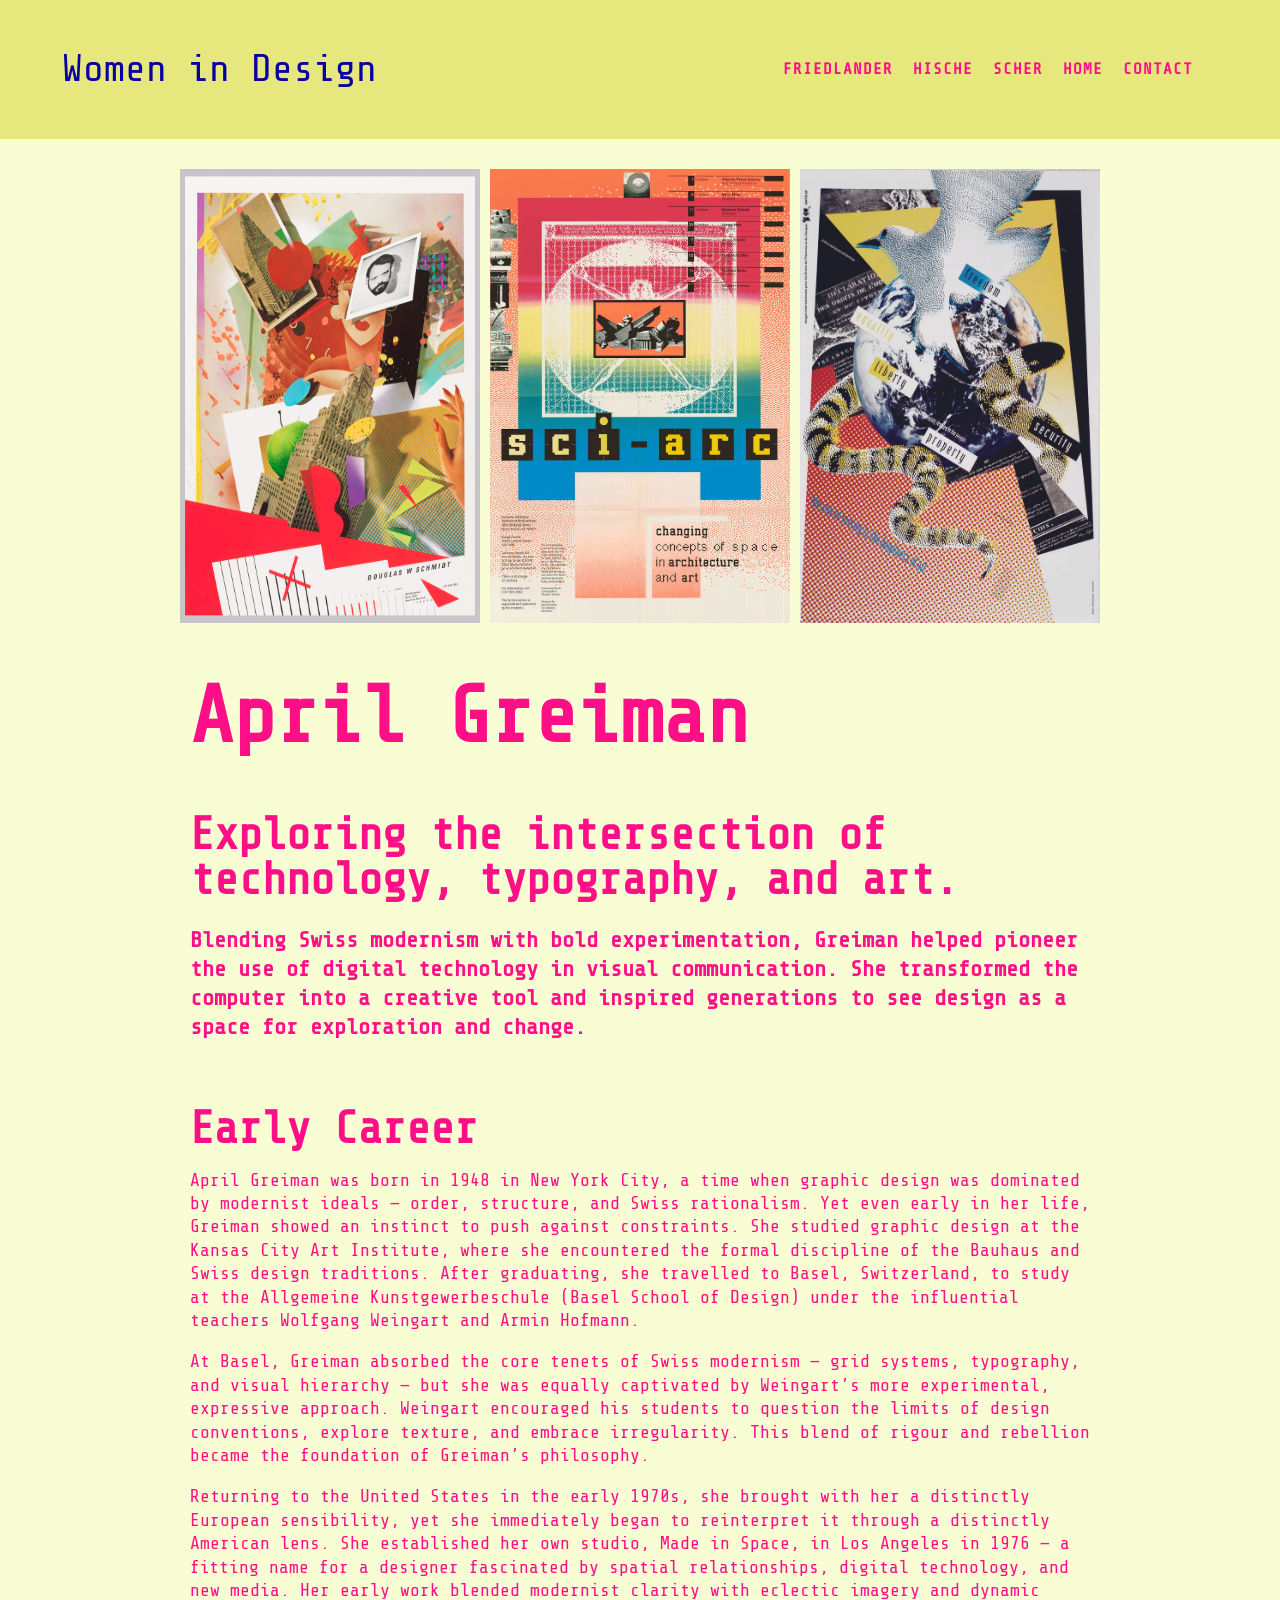
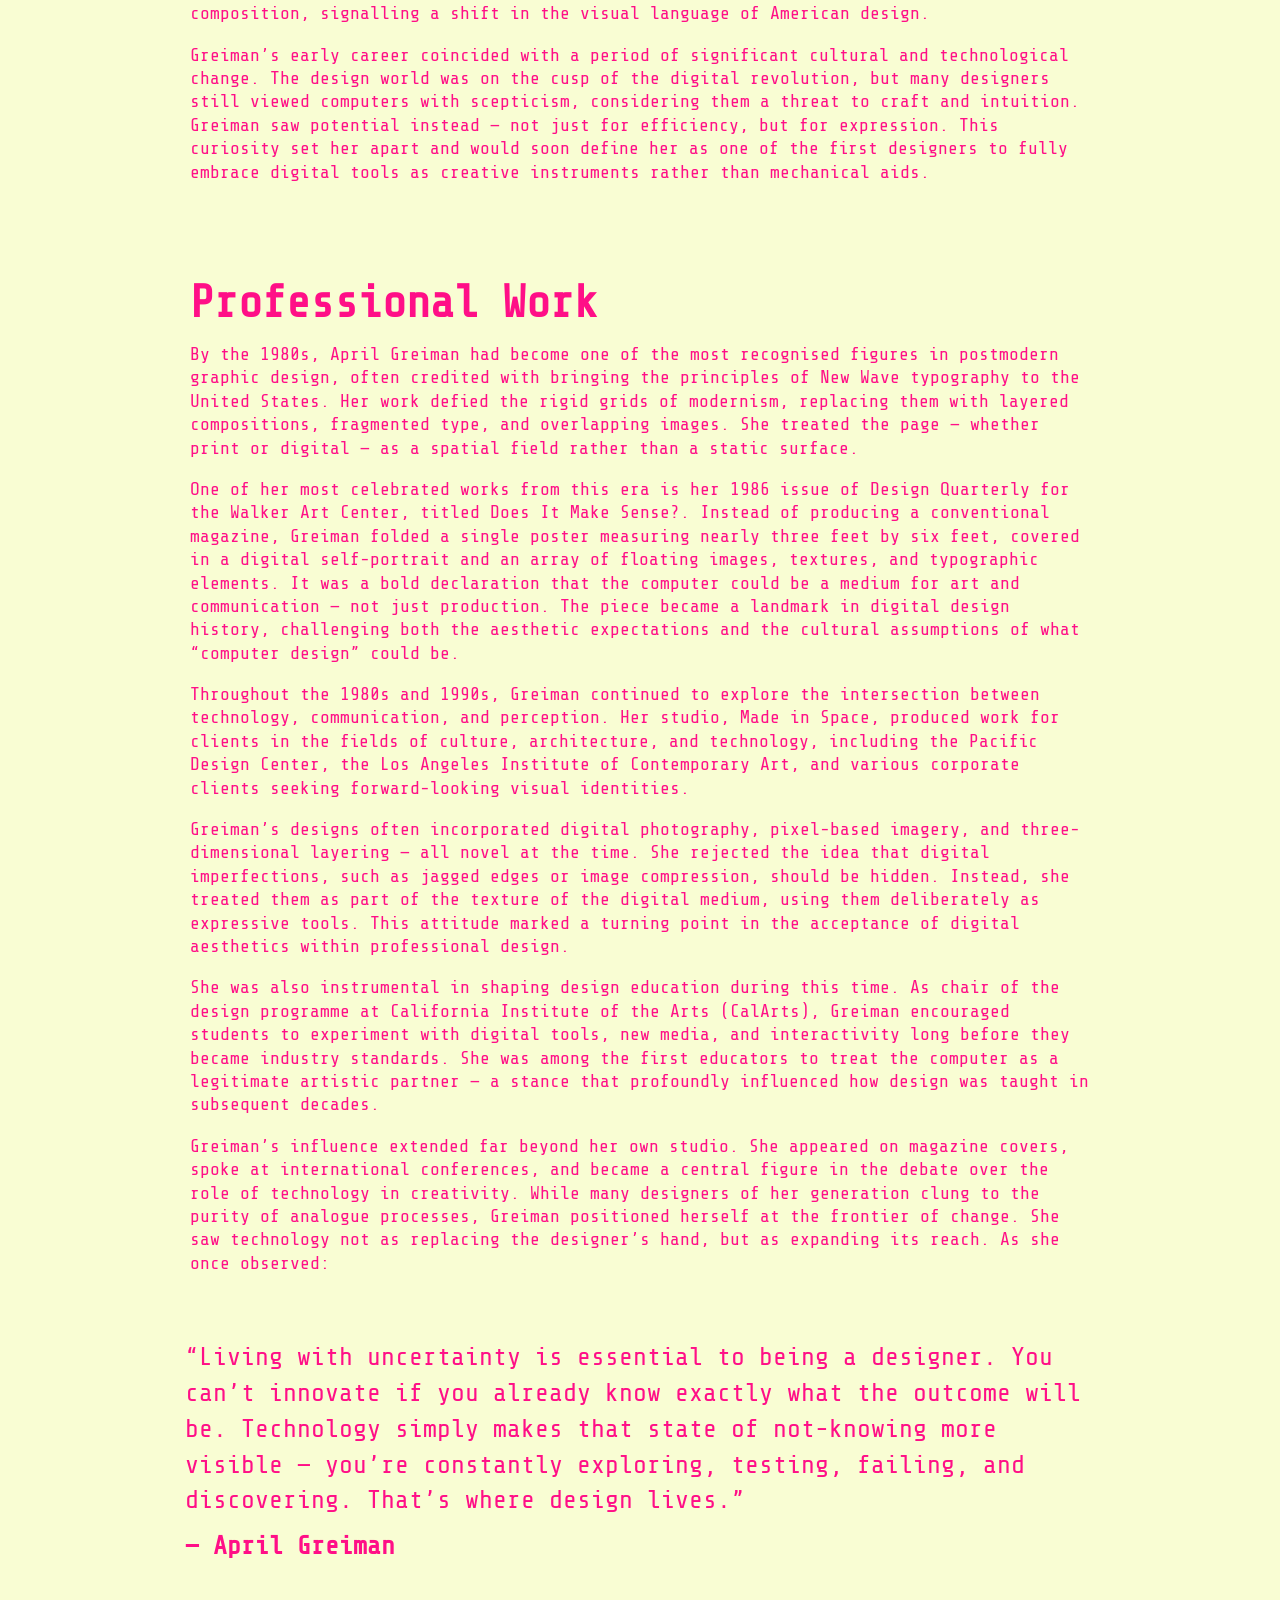
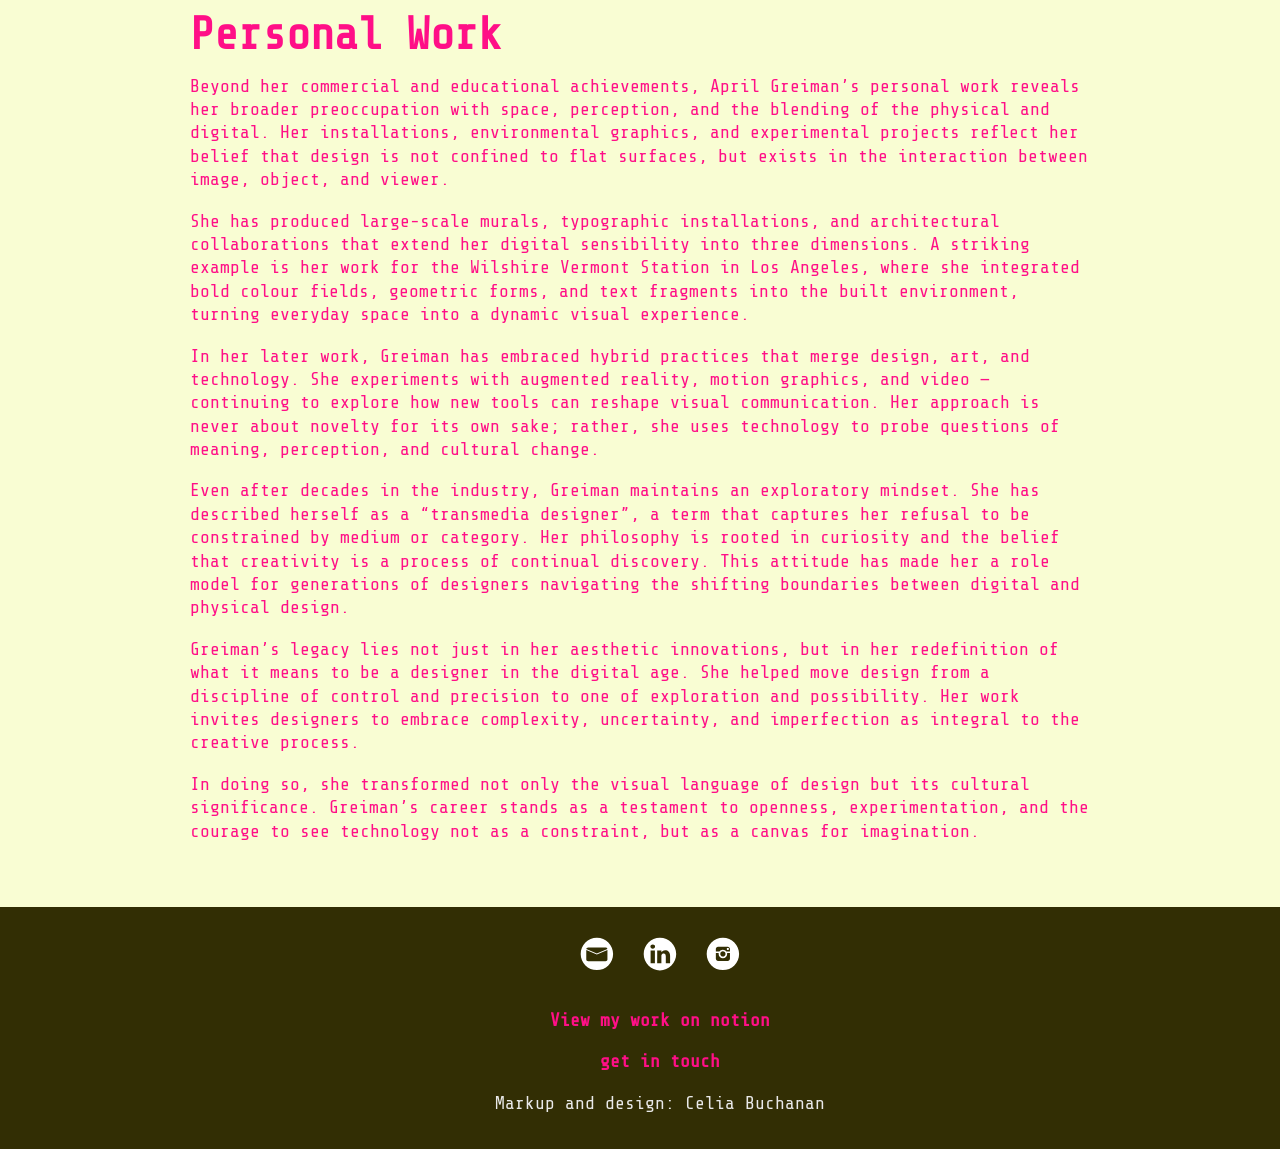
<file: aprilgreiman.html>
<!DOCTYPE html>
<html lang="en">
    <head>
    <meta charset="UTF-8">
     <meta name="viewport" content="width=device-width, initial-scale=1">
    <title>April Greiman</title>

    <link href="css/reset.css" type="text/css" rel="stylesheet" />
 <link href="css/style.css" type="text/css" rel="stylesheet" />
  <link href="css/connections.css" type="text/css" rel="stylesheet"/>
  <link rel="preconnect" href="https://fonts.googleapis.com">
<link rel="preconnect" href="https://fonts.gstatic.com" crossorigin>
<link href="https://fonts.googleapis.com/css2?family=Share+Tech&family=Share+Tech+Mono&display=swap" rel="stylesheet">

    </head>




    <body class="pink">
       

<div class="responsivenav" >
    <div id="logo">
        <!-- Your logo/name goes here -->
        <p>Women in Design</p>
    </div>
    <nav>
        <ul>
          <!--<li class="logo"><a href="index.html">Women in Design</a></li>-->
       
          <li><a href="Friedländer.html">Friedlander</a></li>
          <li><a href="Hische.html">Hische</a></li>
          <li><a href="scher.html">Scher</a></li>
          <li><a href="index.html">Home</a></li>
          <li><a href="#contact"> Contact</a></li>
        </ul>
    </nav>
</div>  

<div class="gridimage" style="margin-top: 30px;">
<img src="images/aprilg1.jpeg" alt="Poster, Douglas W Schmidt; Designed by April Greiman and Jayme Odgers; USA;"/>
<img src="images/aprilg2.jpeg" alt="Sci-Arc Poster"/>
<img src="images/aprilg3.jpeg" alt="Declaration of Human Rights Poster"/>

    </div>
<header>
        <h1>April Greiman</h1>

        <h2><strong>Exploring the intersection of technology, typography, and art.</strong></h2>
 <h3>Blending Swiss modernism with bold experimentation, Greiman helped pioneer the use of digital technology in visual communication. She transformed the computer into a creative tool and inspired generations to see design as a space for exploration and change.</h3>
</header>

 


<section>
<h2 id="career">Early Career</h2>

<p>April Greiman was born in 1948 in New York City, a time when graphic design was dominated by modernist ideals — order, structure, and Swiss rationalism. Yet even early in her life, Greiman showed an instinct to push against constraints. She studied graphic design at the Kansas City Art Institute, where she encountered the formal discipline of the Bauhaus and Swiss design traditions. After graduating, she travelled to Basel, Switzerland, to study at the Allgemeine Kunstgewerbeschule (Basel School of Design) under the influential teachers Wolfgang Weingart and Armin Hofmann.</p>

<p>At Basel, Greiman absorbed the core tenets of Swiss modernism — grid systems, typography, and visual hierarchy — but she was equally captivated by Weingart’s more experimental, expressive approach. Weingart encouraged his students to question the limits of design conventions, explore texture, and embrace irregularity. This blend of rigour and rebellion became the foundation of Greiman’s philosophy.</p>

<p>Returning to the United States in the early 1970s, she brought with her a distinctly European sensibility, yet she immediately began to reinterpret it through a distinctly American lens. She established her own studio, Made in Space, in Los Angeles in 1976 — a fitting name for a designer fascinated by spatial relationships, digital technology, and new media. Her early work blended modernist clarity with eclectic imagery and dynamic composition, signalling a shift in the visual language of American design.</p>

<p>Greiman’s early career coincided with a period of significant cultural and technological change. The design world was on the cusp of the digital revolution, but many designers still viewed computers with scepticism, considering them a threat to craft and intuition. Greiman saw potential instead — not just for efficiency, but for expression. This curiosity set her apart and would soon define her as one of the first designers to fully embrace digital tools as creative instruments rather than mechanical aids.</p>

</section>




<section>
<h2 id="work">Professional Work</h2>

<p>By the 1980s, April Greiman had become one of the most recognised figures in postmodern graphic design, often credited with bringing the principles of New Wave typography to the United States. Her work defied the rigid grids of modernism, replacing them with layered compositions, fragmented type, and overlapping images. She treated the page — whether print or digital — as a spatial field rather than a static surface.</p>

<p>One of her most celebrated works from this era is her 1986 issue of Design Quarterly for the Walker Art Center, titled Does It Make Sense?. Instead of producing a conventional magazine, Greiman folded a single poster measuring nearly three feet by six feet, covered in a digital self-portrait and an array of floating images, textures, and typographic elements. It was a bold declaration that the computer could be a medium for art and communication — not just production. The piece became a landmark in digital design history, challenging both the aesthetic expectations and the cultural assumptions of what “computer design” could be.</p>

<p>Throughout the 1980s and 1990s, Greiman continued to explore the intersection between technology, communication, and perception. Her studio, Made in Space, produced work for clients in the fields of culture, architecture, and technology, including the Pacific Design Center, the Los Angeles Institute of Contemporary Art, and various corporate clients seeking forward-looking visual identities.</p>

<p>Greiman’s designs often incorporated digital photography, pixel-based imagery, and three-dimensional layering — all novel at the time. She rejected the idea that digital imperfections, such as jagged edges or image compression, should be hidden. Instead, she treated them as part of the texture of the digital medium, using them deliberately as expressive tools. This attitude marked a turning point in the acceptance of digital aesthetics within professional design.</p>

<p>She was also instrumental in shaping design education during this time. As chair of the design programme at California Institute of the Arts (CalArts), Greiman encouraged students to experiment with digital tools, new media, and interactivity long before they became industry standards. She was among the first educators to treat the computer as a legitimate artistic partner — a stance that profoundly influenced how design was taught in subsequent decades.</p>

<p>Greiman’s influence extended far beyond her own studio. She appeared on magazine covers, spoke at international conferences, and became a central figure in the debate over the role of technology in creativity. While many designers of her generation clung to the purity of analogue processes, Greiman positioned herself at the frontier of change. She saw technology not as replacing the designer’s hand, but as expanding its reach. As she once observed:</p>

</section>

<blockquote>
  <p>“Living with uncertainty is essential to being a designer. You can’t innovate if you already know exactly what the outcome will be. Technology simply makes that state of not-knowing more visible — you’re constantly exploring, testing, failing, and discovering. That’s where design lives.”</p>
  <p><strong>— April Greiman</strong></p>
</blockquote>



<section>
<h2 id="pwork">Personal Work</h2>

<p>Beyond her commercial and educational achievements, April Greiman’s personal work reveals her broader preoccupation with space, perception, and the blending of the physical and digital. Her installations, environmental graphics, and experimental projects reflect her belief that design is not confined to flat surfaces, but exists in the interaction between image, object, and viewer.</p>

<p>She has produced large-scale murals, typographic installations, and architectural collaborations that extend her digital sensibility into three dimensions. A striking example is her work for the Wilshire Vermont Station in Los Angeles, where she integrated bold colour fields, geometric forms, and text fragments into the built environment, turning everyday space into a dynamic visual experience.</p>

<p>In her later work, Greiman has embraced hybrid practices that merge design, art, and technology. She experiments with augmented reality, motion graphics, and video — continuing to explore how new tools can reshape visual communication. Her approach is never about novelty for its own sake; rather, she uses technology to probe questions of meaning, perception, and cultural change.</p>

<p>Even after decades in the industry, Greiman maintains an exploratory mindset. She has described herself as a “transmedia designer”, a term that captures her refusal to be constrained by medium or category. Her philosophy is rooted in curiosity and the belief that creativity is a process of continual discovery. This attitude has made her a role model for generations of designers navigating the shifting boundaries between digital and physical design.</p>

<p>Greiman’s legacy lies not just in her aesthetic innovations, but in her redefinition of what it means to be a designer in the digital age. She helped move design from a discipline of control and precision to one of exploration and possibility. Her work invites designers to embrace complexity, uncertainty, and imperfection as integral to the creative process.</p>

<p>In doing so, she transformed not only the visual language of design but its cultural significance. Greiman’s career stands as a testament to openness, experimentation, and the courage to see technology not as a constraint, but as a canvas for imagination.</p>
</section>


<footer id="contact">
    <ul class="connections">

          <!------------- EMAIL ------------------>

          <li><a href="mailto:buchanan-c15@ulster.ac.uk" title="send me an email">

                  <svg width="36" height="36" viewBox="0 0 36 36">

              <g></g>

                    <path  d="M17.902 1.699c-8.949 0-16.203 7.254-16.203 16.203s7.254 16.203 16.203 16.203c8.949 0 16.203-7.254 16.203-16.203 0-8.949-7.254-16.203-16.203-16.203zM9.168 11.487h17.371c0.99 0 1.794 0.699 1.878 1.588l-10.599 4.53-10.532-4.501c0.069-0.903 0.88-1.618 1.881-1.618zM28.434 23.494c0 0.961-0.848 1.739-1.895 1.739h-17.371c-1.047 0-1.895-0.778-1.895-1.739v-9.566l10.558 4.511 0.008-0.013 10.595-4.529v9.597z" fill="#fff"/>

                </svg>

                </a>

                </li>

            <!----------------------------- LINKEDIN ---------------------------->

<li><a href="https://www.linkedin.com/in/celia-buchanan-0b344717a" title="Connect with me on Linkedin">

  <svg width="36" height="36" viewBox="0 0 36 36">

  <g></g>

  <path  d="M17.9,1.8c9,0,16.3,7.3,16.3,16.3s-7.3,16.3-16.3,16.3S1.7,27,1.7,18.1S9,1.8,17.9,1.8z M12.9,27.2V14.5H8.6

  v12.7H12.9z M28.1,27.2v-7.3c0-3.9-2.1-5.7-4.9-5.7c-2.2,0-3.2,1.2-3.8,2.1v-1.8h-4.2c0.1,1.2,0,12.7,0,12.7h4.2v-7.1

  c0-0.4,0-0.8,0.1-1c0.3-0.8,1-1.5,2.2-1.5c1.5,0,2.1,1.2,2.1,2.9v6.8L28.1,27.2L28.1,27.2z M10.8,8.4c-1.4,0-2.4,0.9-2.4,2.2

  c0,1.2,0.9,2.2,2.3,2.2h0c1.5,0,2.4-1,2.4-2.2C13.1,9.3,12.2,8.4,10.8,8.4L10.8,8.4z" fill="#fff"/>

</svg>

</a>

</li>

<!----------------------------- INSTAGRAM ---------------------------->

                   <li><a href="https://www.instagram.com/c56ce/" title="Visit the IxD Belfast Instagram account" >
              <svg width="36" height="36" viewBox="0 0 36 36">
              <g></g>
                 <path d="M17.903 1.699c-8.949 0-16.204 7.254-16.204 16.203s7.254 16.203 16.204 16.203c8.948 0 16.203-7.254 16.203-16.203 0-8.949-7.254-16.203-16.203-16.203zM24.957 22.747c0 1.218-0.992 2.206-2.207 2.206h-9.694c-1.221 0-2.207-0.989-2.207-2.206v-5.667h2.87c-0.059 0.267-0.081 0.535-0.081 0.819 0 2.357 1.901 4.26 4.264 4.26 2.352 0 4.263-1.903 4.263-4.26 0-0.284-0.027-0.553-0.080-0.819h2.872v5.667zM15.277 17.899c0-1.451 1.177-2.629 2.624-2.629 1.451 0 2.621 1.177 2.621 2.629 0 1.458-1.17 2.625-2.621 2.625-1.446 0-2.624-1.168-2.624-2.625zM24.957 15.437h-3.572c-0.769-1.089-2.049-1.803-3.484-1.803-1.438 0-2.707 0.713-3.487 1.803h-3.566v-2.385c0-1.22 0.986-2.2 2.207-2.2h9.693c1.216 0 2.207 0.981 2.207 2.2v2.385z" fill="#fff" />
                 <path d="M23.438 11.995h-1.185c-0.215 0-0.399 0.174-0.399 0.39v1.182c0 0.224 0.183 0.399 0.399 0.399h1.185c0.21 0 0.393-0.176 0.393-0.399v-1.182c0-0.216-0.181-0.39-0.393-0.39z" fill="#fff" />
               </svg>
               </a>
                 </li>





    <p><a href="https://boatneck-canary-997.notion.site/IXD-27643bc3259e8040a0bdca2dd308db0e?source=copy_link" target="_blank" title="take a look at my work.">View my work on notion</a></p>
    <p><a href="mailto:buchanan-c15@ulster.ac.uk">get in touch</a></p>
<p>Markup and design: Celia Buchanan


</p>
</footer>
    </body>
</html>
</file>
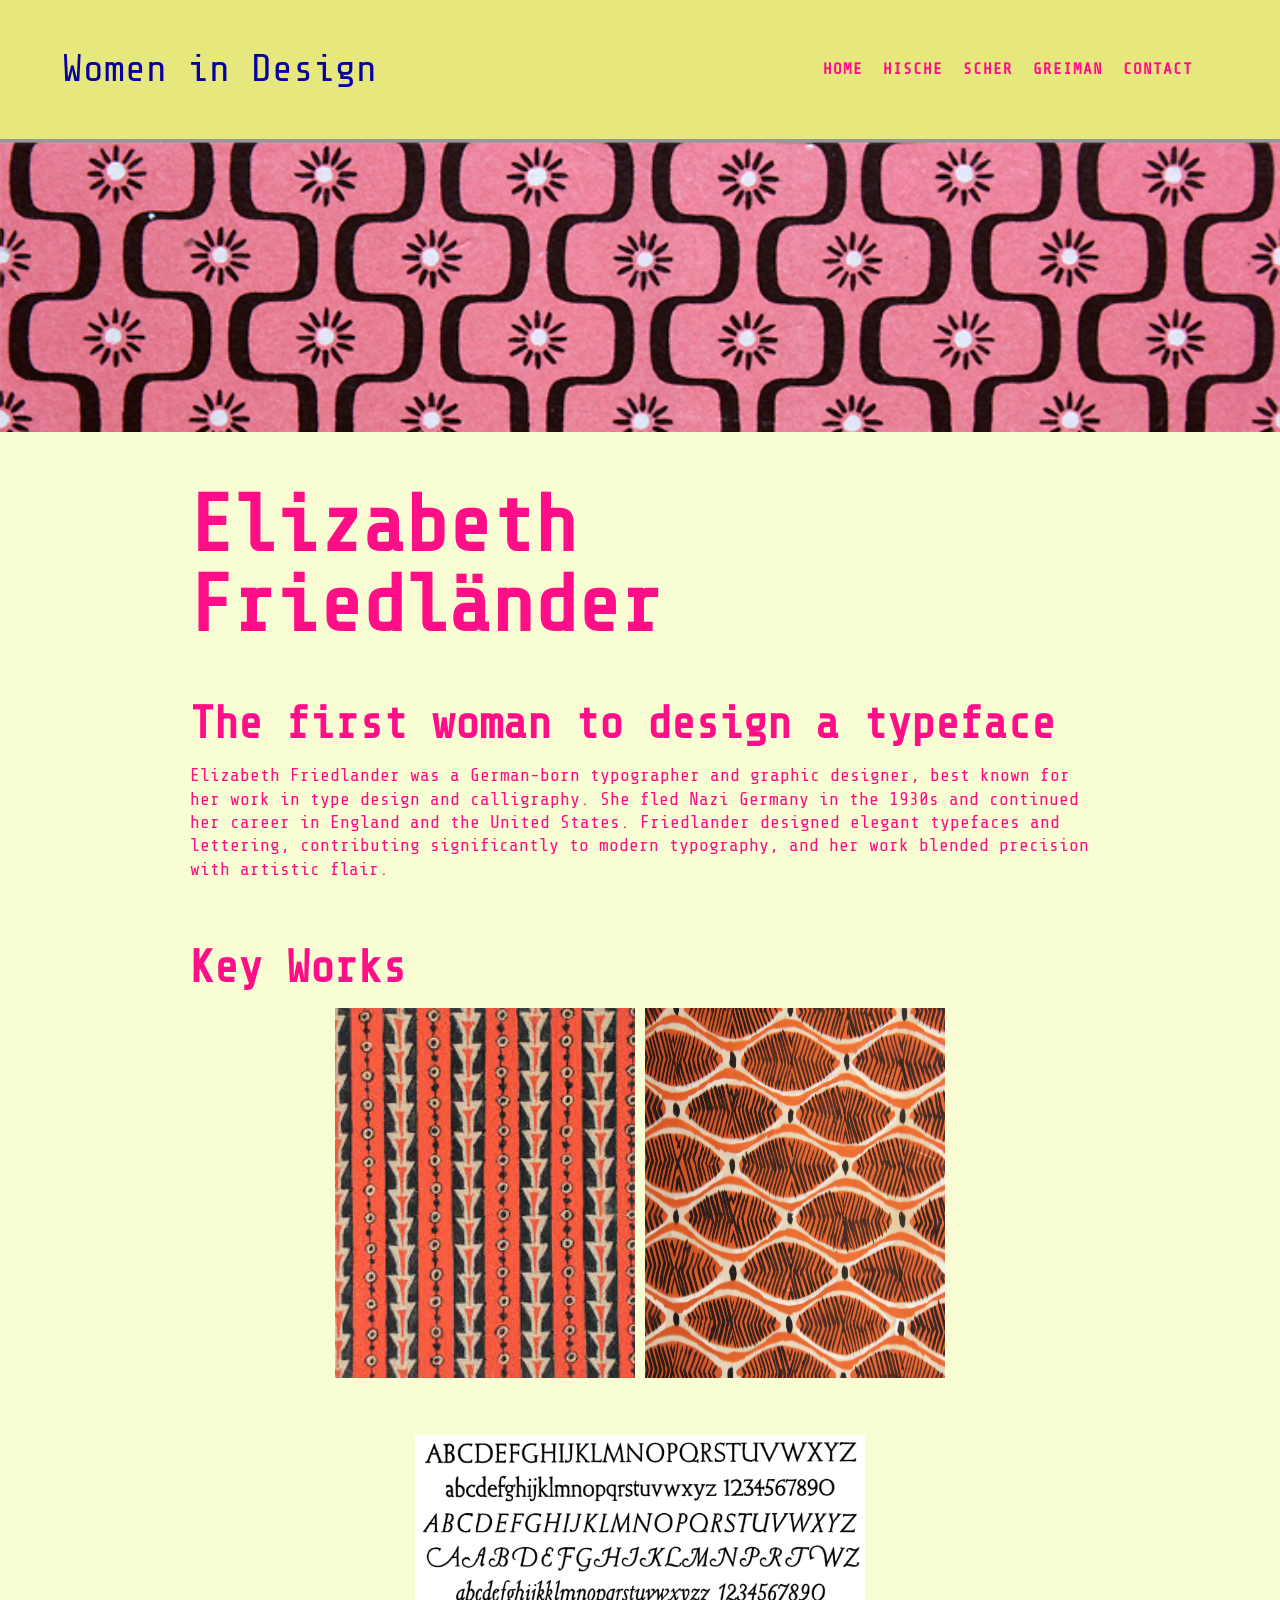
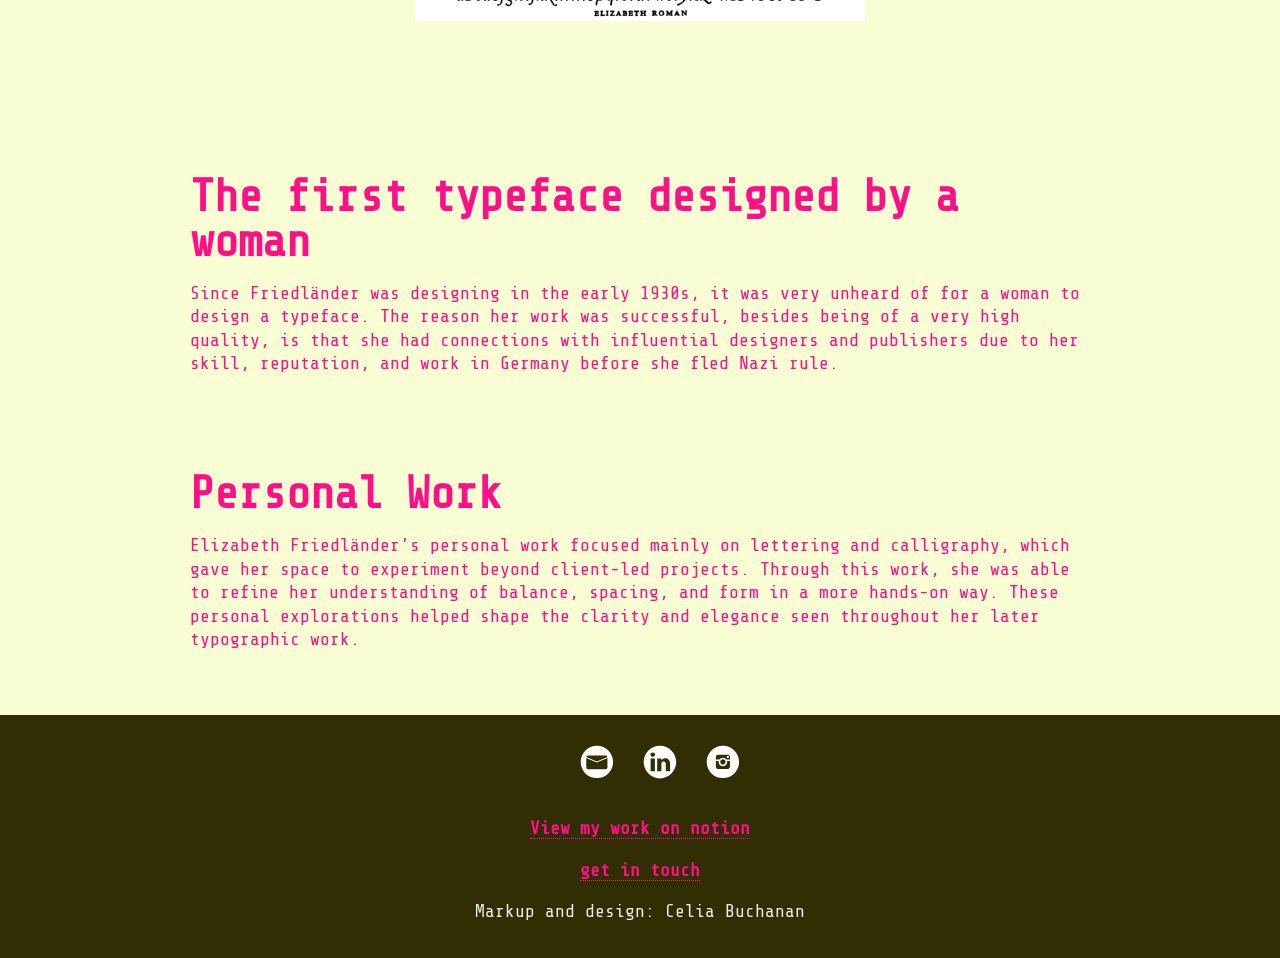
<file: Friedländer.html>
<!DOCTYPE html>
<html lang="en">
<head>
  <meta charset="UTF-8">
  <meta name="viewport" content="width=device-width, initial-scale=1">
  <title>Friedländer</title>

  <link href="css/reset.css" type="text/css" rel="stylesheet">
  <link href="css/style.css" type="text/css" rel="stylesheet">
<link href="css/connections.css" type="text/css" rel="stylesheet"/>
  <link rel="preconnect" href="https://fonts.googleapis.com">
  <link rel="preconnect" href="https://fonts.gstatic.com" crossorigin>
  <link href="https://fonts.googleapis.com/css2?family=Share+Tech&family=Share+Tech+Mono&display=swap" rel="stylesheet">
</head>

<body>

  <div class="responsivenav">
    <div id="logo">
      <p>Women in Design</p>
    </div>

    <nav>
      <ul>
        <li><a href="index.html">Home</a></li>
        <li><a href="Hische.html">Hische</a></li>
        <li><a href="scher.html">Scher</a></li>
        <li><a href="aprilgreiman.html">Greiman</a></li>
        <li><a href="#contact">Contact</a></li>
      </ul>
    </nav>
  </div>

  <div class="wideimage">
    <img src="images/fried3.jpeg" alt="">
  </div>

  <header>
    <h1>Elizabeth Friedländer</h1>
    <h2>The first woman to design a typeface</h2>
    <p>Elizabeth Friedlander was a German-born typographer and graphic designer, best known for her work in type design and calligraphy. She fled Nazi Germany in the 1930s and continued her career in England and the United States. Friedlander designed elegant typefaces and lettering, contributing significantly to modern typography, and her work blended precision with artistic flair.</p>
  </header>

  <section>
    <h2 id="career">Key Works</h2>

    <div class="gridimage">
      <img src="images/fried1.jpeg" alt="">
      <img src="images/fried2.jpeg" alt="">
    </div>

    <div class="abcyo">
      <img src="images/fried4.jpeg" alt="">
    </div>
  </section>

  <section>
    <h2 id="work">The first typeface designed by a woman</h2>
    <p>Since Friedländer was designing in the early 1930s, it was very unheard of for a woman to design a typeface. The reason her work was successful, besides being of a very high quality, is that she had connections with influential designers and publishers due to her skill, reputation, and work in Germany before she fled Nazi rule.</p>
  </section>

  <section>
    <h2 id="pwork">Personal Work</h2>
    <p>Elizabeth Friedländer’s personal work focused mainly on lettering and calligraphy, which gave her space to experiment beyond client-led projects. Through this work, she was able to refine her understanding of balance, spacing, and form in a more hands-on way. These personal explorations helped shape the clarity and elegance seen throughout her later typographic work.</p>
  </section>

<footer id="contact">
    <ul class="connections">

          <!------------- EMAIL ------------------>

          <li><a href="mailto:buchanan-c15@ulster.ac.uk" title="send me an email">

                  <svg width="36" height="36" viewBox="0 0 36 36">

              <g></g>

                    <path  d="M17.902 1.699c-8.949 0-16.203 7.254-16.203 16.203s7.254 16.203 16.203 16.203c8.949 0 16.203-7.254 16.203-16.203 0-8.949-7.254-16.203-16.203-16.203zM9.168 11.487h17.371c0.99 0 1.794 0.699 1.878 1.588l-10.599 4.53-10.532-4.501c0.069-0.903 0.88-1.618 1.881-1.618zM28.434 23.494c0 0.961-0.848 1.739-1.895 1.739h-17.371c-1.047 0-1.895-0.778-1.895-1.739v-9.566l10.558 4.511 0.008-0.013 10.595-4.529v9.597z" fill="#fff"/>

                </svg>

                </a>

                </li>

            <!----------------------------- LINKEDIN ---------------------------->

<li><a href="https://www.linkedin.com/in/celia-buchanan-0b344717a" title="Connect with me on Linkedin">

  <svg width="36" height="36" viewBox="0 0 36 36">

  <g></g>

  <path  d="M17.9,1.8c9,0,16.3,7.3,16.3,16.3s-7.3,16.3-16.3,16.3S1.7,27,1.7,18.1S9,1.8,17.9,1.8z M12.9,27.2V14.5H8.6

  v12.7H12.9z M28.1,27.2v-7.3c0-3.9-2.1-5.7-4.9-5.7c-2.2,0-3.2,1.2-3.8,2.1v-1.8h-4.2c0.1,1.2,0,12.7,0,12.7h4.2v-7.1

  c0-0.4,0-0.8,0.1-1c0.3-0.8,1-1.5,2.2-1.5c1.5,0,2.1,1.2,2.1,2.9v6.8L28.1,27.2L28.1,27.2z M10.8,8.4c-1.4,0-2.4,0.9-2.4,2.2

  c0,1.2,0.9,2.2,2.3,2.2h0c1.5,0,2.4-1,2.4-2.2C13.1,9.3,12.2,8.4,10.8,8.4L10.8,8.4z" fill="#fff"/>

</svg>

</a>

</li>

<!----------------------------- INSTAGRAM ---------------------------->

                   <li><a href="https://www.instagram.com/c56ce/" title="Visit the IxD Belfast Instagram account" >
              <svg width="36" height="36" viewBox="0 0 36 36">
              <g></g>
                 <path d="M17.903 1.699c-8.949 0-16.204 7.254-16.204 16.203s7.254 16.203 16.204 16.203c8.948 0 16.203-7.254 16.203-16.203 0-8.949-7.254-16.203-16.203-16.203zM24.957 22.747c0 1.218-0.992 2.206-2.207 2.206h-9.694c-1.221 0-2.207-0.989-2.207-2.206v-5.667h2.87c-0.059 0.267-0.081 0.535-0.081 0.819 0 2.357 1.901 4.26 4.264 4.26 2.352 0 4.263-1.903 4.263-4.26 0-0.284-0.027-0.553-0.080-0.819h2.872v5.667zM15.277 17.899c0-1.451 1.177-2.629 2.624-2.629 1.451 0 2.621 1.177 2.621 2.629 0 1.458-1.17 2.625-2.621 2.625-1.446 0-2.624-1.168-2.624-2.625zM24.957 15.437h-3.572c-0.769-1.089-2.049-1.803-3.484-1.803-1.438 0-2.707 0.713-3.487 1.803h-3.566v-2.385c0-1.22 0.986-2.2 2.207-2.2h9.693c1.216 0 2.207 0.981 2.207 2.2v2.385z" fill="#fff" />
                 <path d="M23.438 11.995h-1.185c-0.215 0-0.399 0.174-0.399 0.39v1.182c0 0.224 0.183 0.399 0.399 0.399h1.185c0.21 0 0.393-0.176 0.393-0.399v-1.182c0-0.216-0.181-0.39-0.393-0.39z" fill="#fff" />
               </svg>
               </a>
                 </li>
    </ul>




    <p><a href="https://boatneck-canary-997.notion.site/IXD-27643bc3259e8040a0bdca2dd308db0e?source=copy_link" target="_blank" title="take a look at my work.">View my work on notion</a></p>
    <p><a href="mailto:buchanan-c15@ulster.ac.uk">get in touch</a></p>
<p>Markup and design: Celia Buchanan


</p>
</footer>

</body>
</html>
</file>
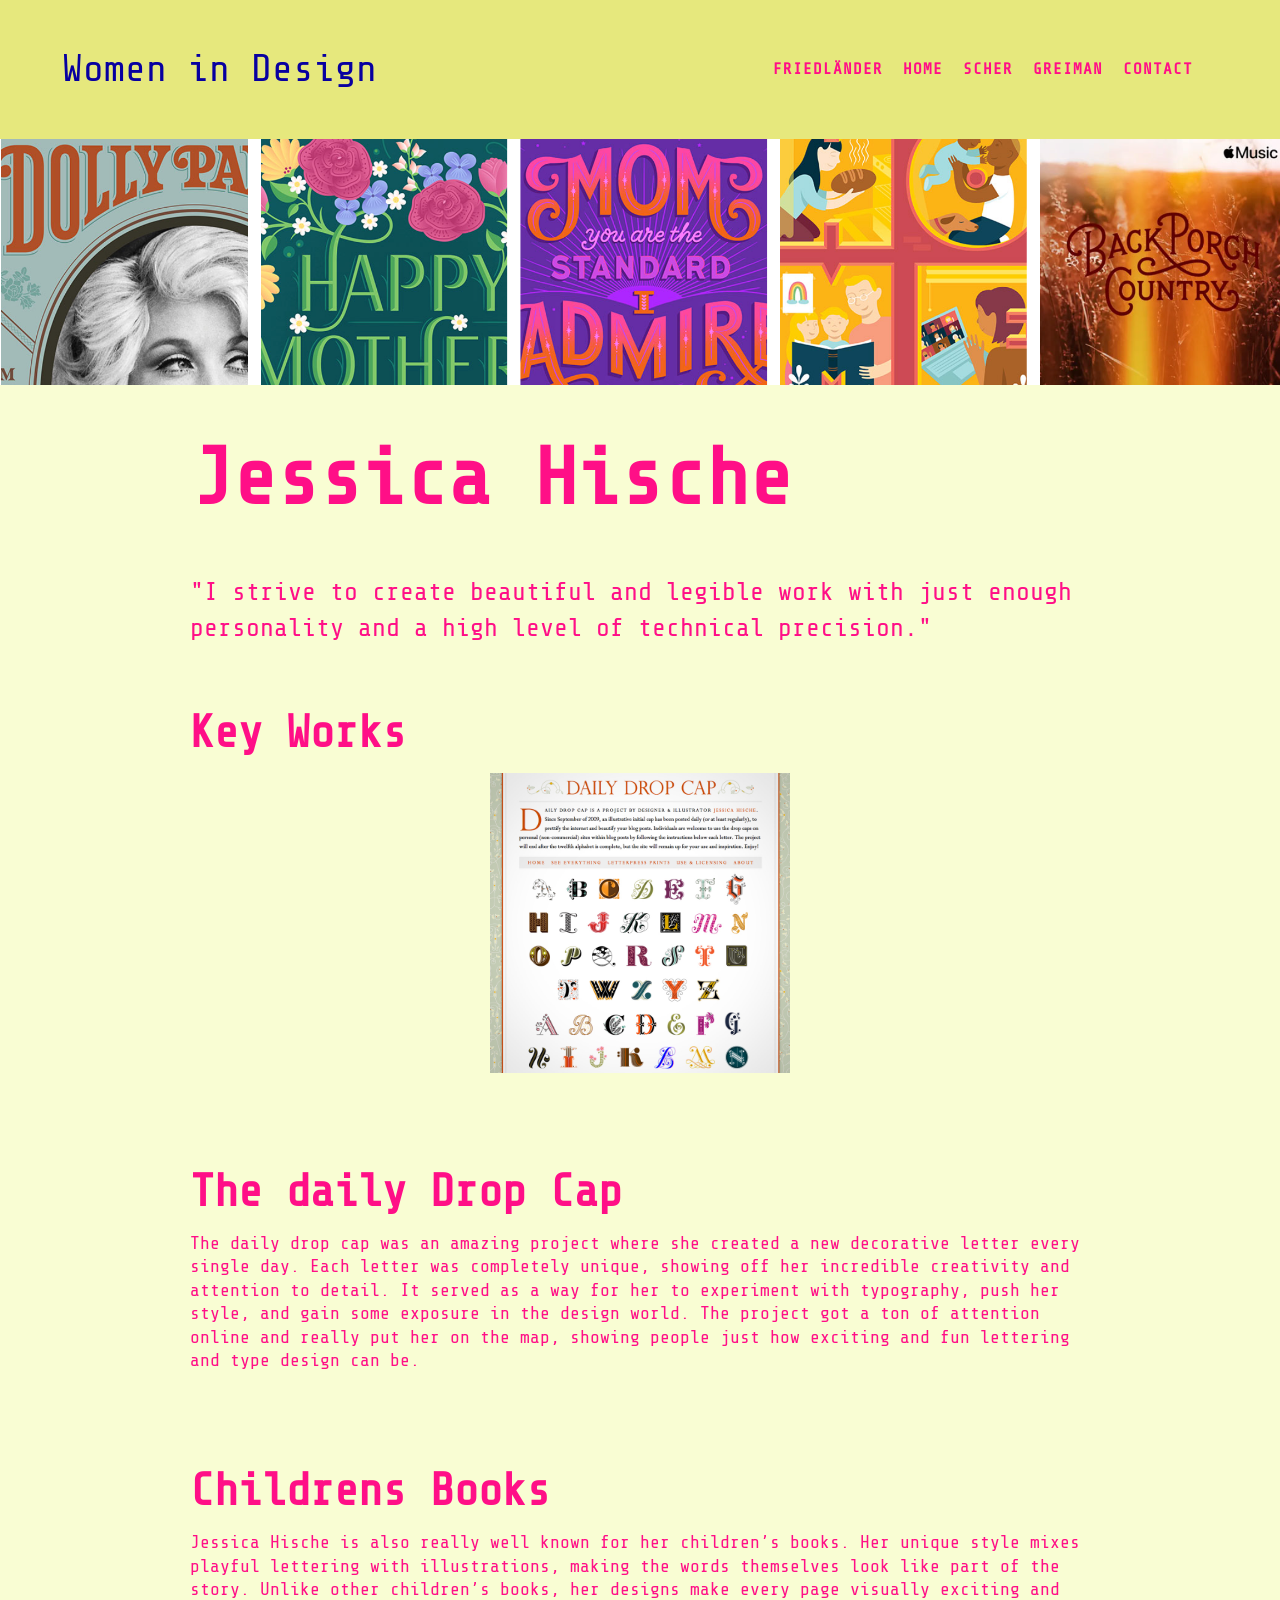
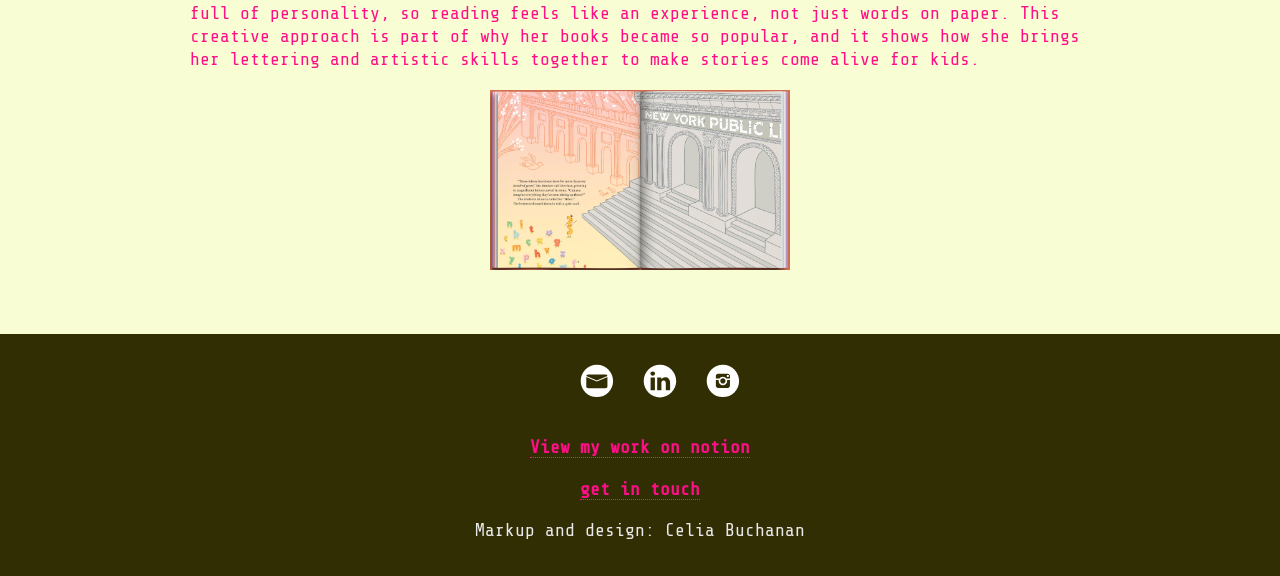
<file: Hische.html>
<!DOCTYPE html>
<html lang="en">
    <head>
    <meta charset="UTF-8">
      <meta name="viewport" content="width=device-width, initial-scale=1">
    <title>Hische</title>

    <link href="css/reset.css" type="text/css" rel="stylesheet" />
 <link href="css/style.css" type="text/css" rel="stylesheet" />
 <link href="css/connections.css" type="text/css" rel="stylesheet"/>
  <link rel="preconnect" href="https://fonts.googleapis.com">
<link rel="preconnect" href="https://fonts.gstatic.com" crossorigin>
<link href="https://fonts.googleapis.com/css2?family=Share+Tech&family=Share+Tech+Mono&display=swap" rel="stylesheet">

    </head>
    <body>
       <div class="responsivenav" >
    <div id="logo">
        
        <p>Women in Design</p>
    </div>
    <nav>
        <ul>
          
          <li><a href="Friedländer.html">Friedländer</a></li>
          <li><a href="index.html">Home</a></li>
          <li><a href="scher.html">Scher</a></li>
          <li><a href="aprilgreiman.html">Greiman</a></li>
          <li><a href="#contact"> Contact</a></li>
        </ul>
    </nav>
</div>  
    
<div class="wideimage">
<img src="images/hische1.jpeg" alt=""/>

    </div>
<header>
        <h1>Jessica Hische</h1>

    <blockquote>
  <p>"I strive to create beautiful and legible work with just enough personality and a high level of technical precision."</p>
</blockquote>
</header>

 


<section>
<h2 id="career">Key Works</h2>

<div class="gridimage">
    <img src="images/hische2.jpeg" alt=""/>
   
   
</div>
</section>

<section>
<h2 id="work">The daily Drop Cap</h2>

<p>
  The daily drop cap was an amazing project where she created a new decorative letter every single day. Each letter was completely unique, showing off her incredible creativity and attention to detail. It served as a way for her to experiment with typography, push her style, and gain some exposure in the design world. The project got a ton of attention online and really put her on the map, showing people just how exciting and fun lettering and type design can be.
</p>
</section>



<section>
<h2 id="pwork">Childrens Books</h2>

<p>
    Jessica Hische is also really well known for her children’s books. Her unique style mixes playful lettering with illustrations, making the words themselves look like part of the story. Unlike other children’s books, her designs make every page visually exciting and full of personality, so reading feels like an experience, not just words on paper. This creative approach is part of why her books became so popular, and it shows how she brings her lettering and artistic skills together to make stories come alive for kids.
</p>

<div class="gridimage">
    <img src="images/hische3.jpeg" alt=""/>
   
   
</div>
</section>


<footer id="contact">
    <ul class="connections">

          <!------------- EMAIL ------------------>

          <li><a href="mailto:buchanan-c15@ulster.ac.uk" title="send me an email">

                  <svg width="36" height="36" viewBox="0 0 36 36">

              <g></g>

                    <path  d="M17.902 1.699c-8.949 0-16.203 7.254-16.203 16.203s7.254 16.203 16.203 16.203c8.949 0 16.203-7.254 16.203-16.203 0-8.949-7.254-16.203-16.203-16.203zM9.168 11.487h17.371c0.99 0 1.794 0.699 1.878 1.588l-10.599 4.53-10.532-4.501c0.069-0.903 0.88-1.618 1.881-1.618zM28.434 23.494c0 0.961-0.848 1.739-1.895 1.739h-17.371c-1.047 0-1.895-0.778-1.895-1.739v-9.566l10.558 4.511 0.008-0.013 10.595-4.529v9.597z" fill="#fff"/>

                </svg>

                </a>

                </li>

            <!----------------------------- LINKEDIN ---------------------------->

<li><a href="https://www.linkedin.com/in/celia-buchanan-0b344717a" title="Connect with me on Linkedin">

  <svg width="36" height="36" viewBox="0 0 36 36">

  <g></g>

  <path  d="M17.9,1.8c9,0,16.3,7.3,16.3,16.3s-7.3,16.3-16.3,16.3S1.7,27,1.7,18.1S9,1.8,17.9,1.8z M12.9,27.2V14.5H8.6

  v12.7H12.9z M28.1,27.2v-7.3c0-3.9-2.1-5.7-4.9-5.7c-2.2,0-3.2,1.2-3.8,2.1v-1.8h-4.2c0.1,1.2,0,12.7,0,12.7h4.2v-7.1

  c0-0.4,0-0.8,0.1-1c0.3-0.8,1-1.5,2.2-1.5c1.5,0,2.1,1.2,2.1,2.9v6.8L28.1,27.2L28.1,27.2z M10.8,8.4c-1.4,0-2.4,0.9-2.4,2.2

  c0,1.2,0.9,2.2,2.3,2.2h0c1.5,0,2.4-1,2.4-2.2C13.1,9.3,12.2,8.4,10.8,8.4L10.8,8.4z" fill="#fff"/>

</svg>

</a>

</li>

<!----------------------------- INSTAGRAM ---------------------------->

                   <li><a href="https://www.instagram.com/c56ce/" title="Visit the IxD Belfast Instagram account" >
              <svg width="36" height="36" viewBox="0 0 36 36">
              <g></g>
                 <path d="M17.903 1.699c-8.949 0-16.204 7.254-16.204 16.203s7.254 16.203 16.204 16.203c8.948 0 16.203-7.254 16.203-16.203 0-8.949-7.254-16.203-16.203-16.203zM24.957 22.747c0 1.218-0.992 2.206-2.207 2.206h-9.694c-1.221 0-2.207-0.989-2.207-2.206v-5.667h2.87c-0.059 0.267-0.081 0.535-0.081 0.819 0 2.357 1.901 4.26 4.264 4.26 2.352 0 4.263-1.903 4.263-4.26 0-0.284-0.027-0.553-0.080-0.819h2.872v5.667zM15.277 17.899c0-1.451 1.177-2.629 2.624-2.629 1.451 0 2.621 1.177 2.621 2.629 0 1.458-1.17 2.625-2.621 2.625-1.446 0-2.624-1.168-2.624-2.625zM24.957 15.437h-3.572c-0.769-1.089-2.049-1.803-3.484-1.803-1.438 0-2.707 0.713-3.487 1.803h-3.566v-2.385c0-1.22 0.986-2.2 2.207-2.2h9.693c1.216 0 2.207 0.981 2.207 2.2v2.385z" fill="#fff" />
                 <path d="M23.438 11.995h-1.185c-0.215 0-0.399 0.174-0.399 0.39v1.182c0 0.224 0.183 0.399 0.399 0.399h1.185c0.21 0 0.393-0.176 0.393-0.399v-1.182c0-0.216-0.181-0.39-0.393-0.39z" fill="#fff" />
               </svg>
               </a>
                 </li>
    </ul>




    <p><a href="https://boatneck-canary-997.notion.site/IXD-27643bc3259e8040a0bdca2dd308db0e?source=copy_link" target="_blank" title="take a look at my work.">View my work on notion</a></p>
    <p><a href="mailto:buchanan-c15@ulster.ac.uk">get in touch</a></p>
<p>Markup and design: Celia Buchanan


</p>
</footer>
    </body>
</html>
</file>
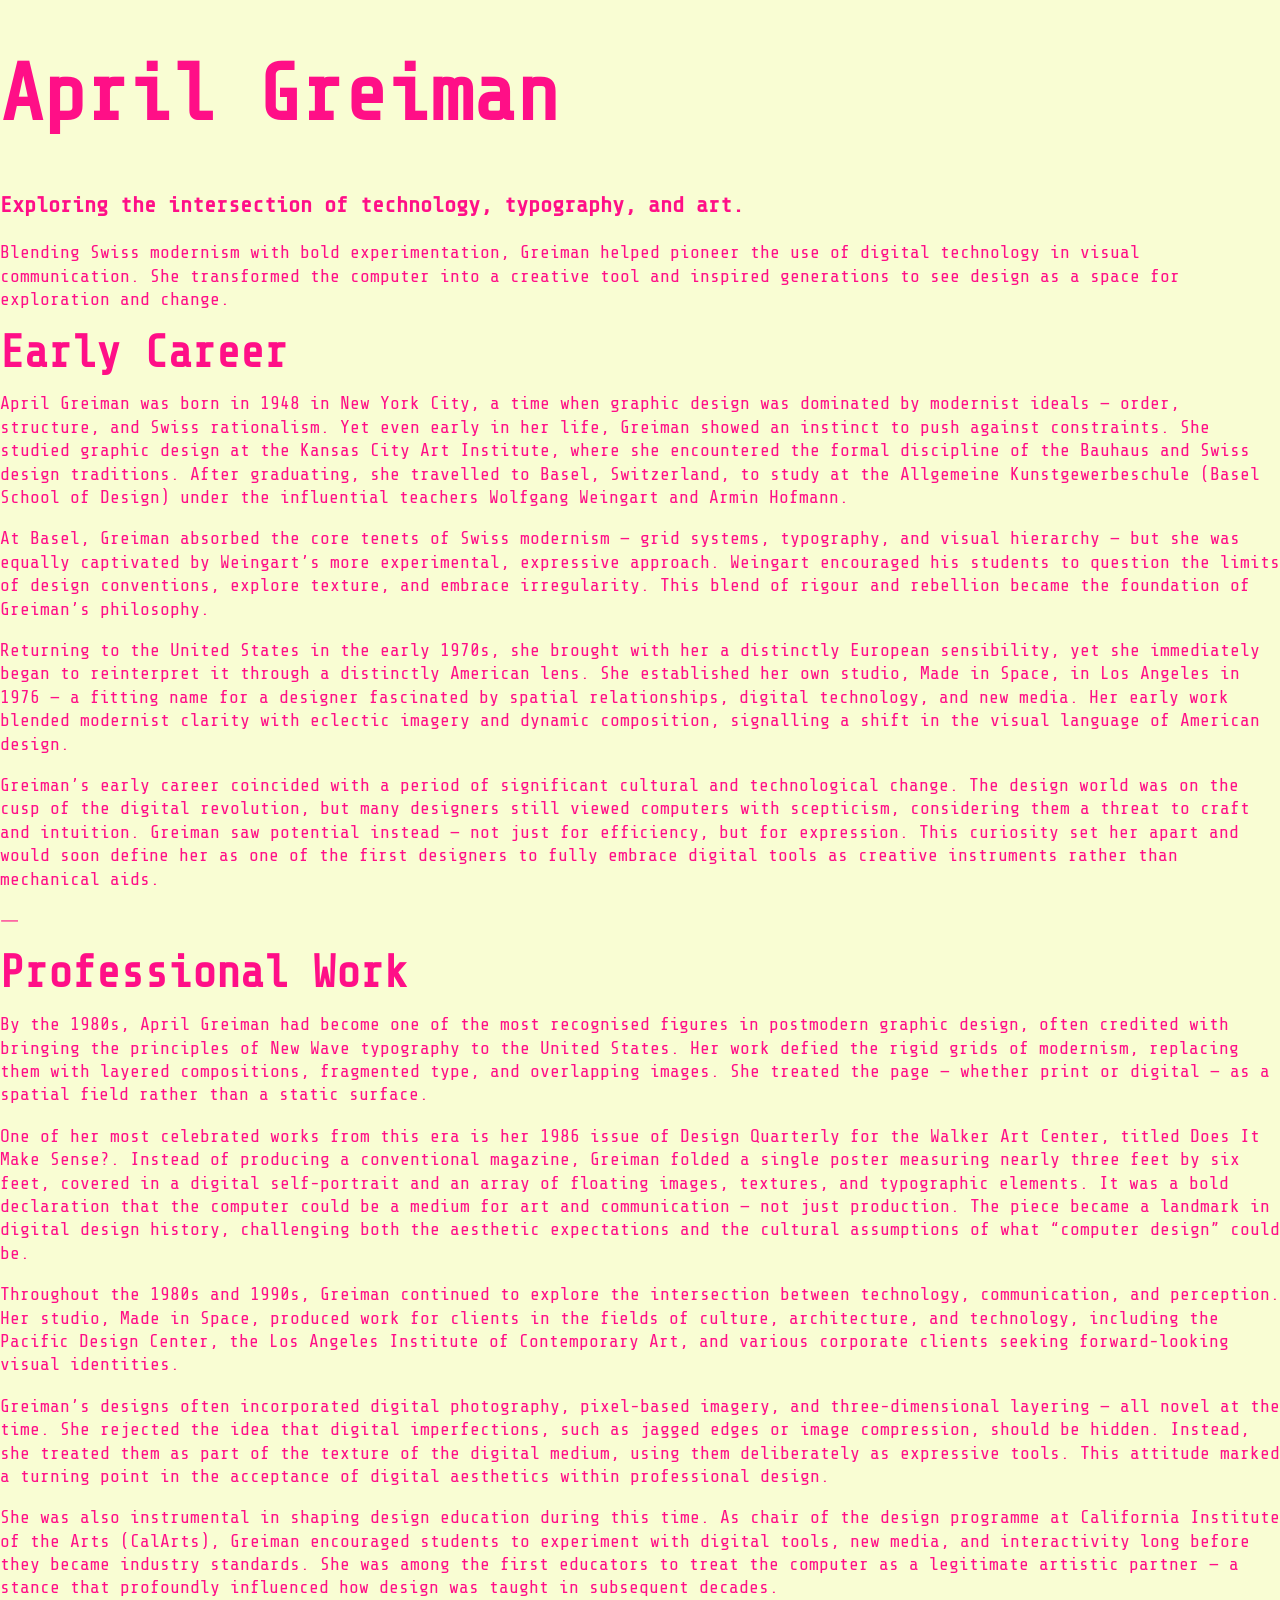
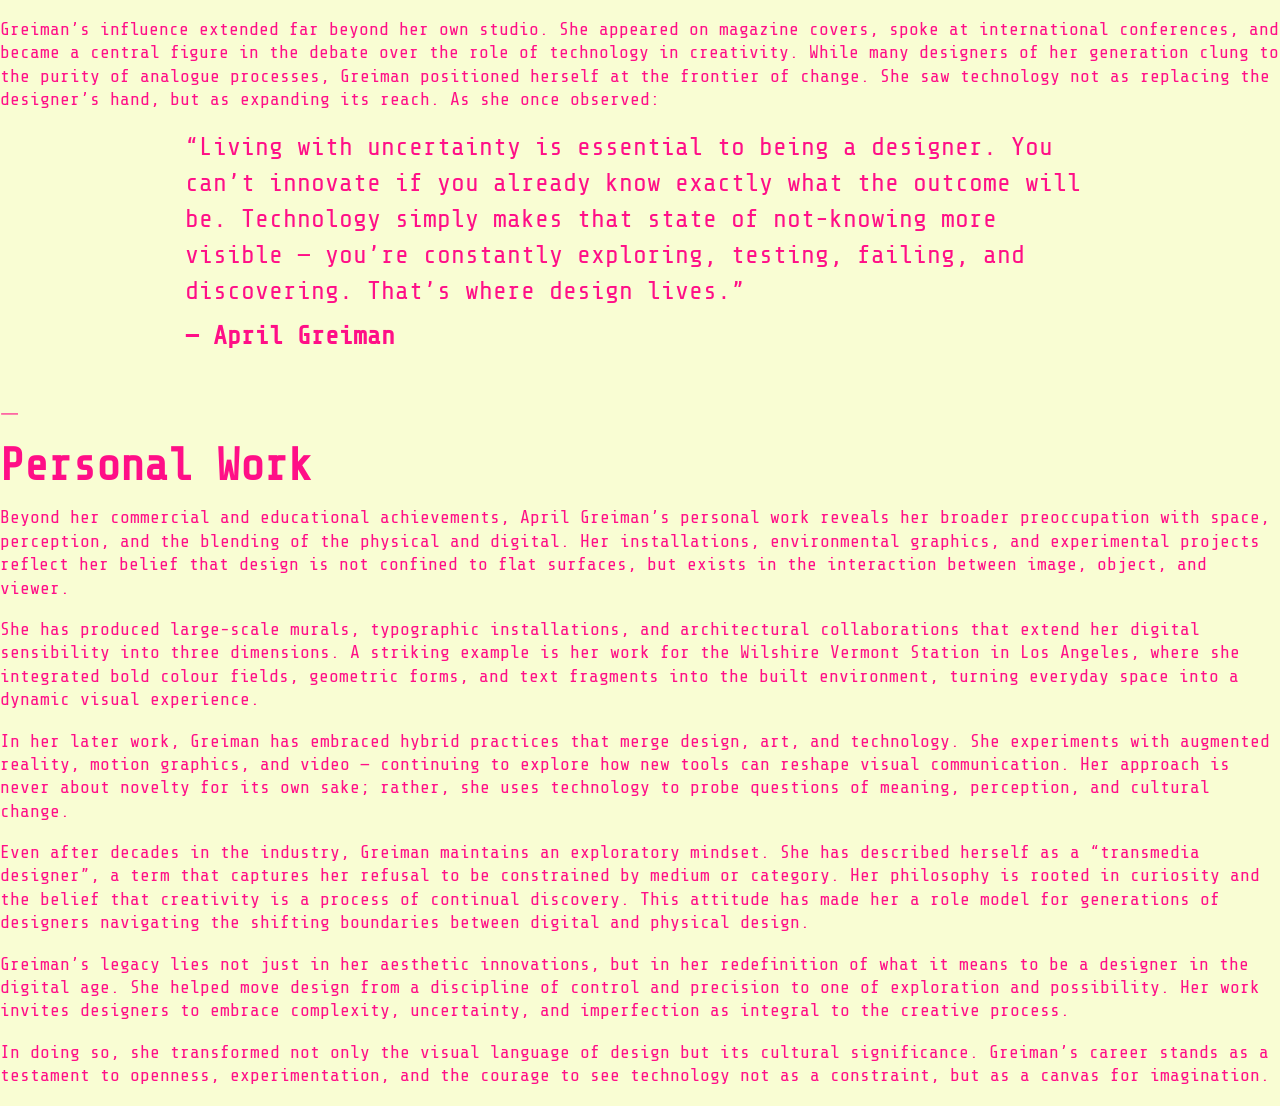
<file: index2.html>
<!DOCTYPE html>
<html lang="en">
    <head>
    <meta charset="UTF-8">
    <title>April Greiman</title>

    <link href="css/reset.css" type="text/css" rel="stylesheet" />
 <link href="css/style.css" type="text/css" rel="stylesheet" />
  <link rel="preconnect" href="https://fonts.googleapis.com">
<link rel="preconnect" href="https://fonts.gstatic.com" crossorigin>
<link href="https://fonts.googleapis.com/css2?family=Share+Tech&family=Share+Tech+Mono&display=swap" rel="stylesheet">

    </head>


<h1>April Greiman</h1>

<h3>Exploring the intersection of technology, typography, and art.</h3>

<p>Blending Swiss modernism with bold experimentation, Greiman helped pioneer the use of digital technology in visual communication. She transformed the computer into a creative tool and inspired generations to see design as a space for exploration and change.</p>

<h2>Early Career</h2>

<p>April Greiman was born in 1948 in New York City, a time when graphic design was dominated by modernist ideals — order, structure, and Swiss rationalism. Yet even early in her life, Greiman showed an instinct to push against constraints. She studied graphic design at the Kansas City Art Institute, where she encountered the formal discipline of the Bauhaus and Swiss design traditions. After graduating, she travelled to Basel, Switzerland, to study at the Allgemeine Kunstgewerbeschule (Basel School of Design) under the influential teachers Wolfgang Weingart and Armin Hofmann.</p>

<p>At Basel, Greiman absorbed the core tenets of Swiss modernism — grid systems, typography, and visual hierarchy — but she was equally captivated by Weingart’s more experimental, expressive approach. Weingart encouraged his students to question the limits of design conventions, explore texture, and embrace irregularity. This blend of rigour and rebellion became the foundation of Greiman’s philosophy.</p>

<p>Returning to the United States in the early 1970s, she brought with her a distinctly European sensibility, yet she immediately began to reinterpret it through a distinctly American lens. She established her own studio, Made in Space, in Los Angeles in 1976 — a fitting name for a designer fascinated by spatial relationships, digital technology, and new media. Her early work blended modernist clarity with eclectic imagery and dynamic composition, signalling a shift in the visual language of American design.</p>

<p>Greiman’s early career coincided with a period of significant cultural and technological change. The design world was on the cusp of the digital revolution, but many designers still viewed computers with scepticism, considering them a threat to craft and intuition. Greiman saw potential instead — not just for efficiency, but for expression. This curiosity set her apart and would soon define her as one of the first designers to fully embrace digital tools as creative instruments rather than mechanical aids.</p>

<p>⸻</p>

<h2>Professional Work</h2>

<p>By the 1980s, April Greiman had become one of the most recognised figures in postmodern graphic design, often credited with bringing the principles of New Wave typography to the United States. Her work defied the rigid grids of modernism, replacing them with layered compositions, fragmented type, and overlapping images. She treated the page — whether print or digital — as a spatial field rather than a static surface.</p>

<p>One of her most celebrated works from this era is her 1986 issue of Design Quarterly for the Walker Art Center, titled Does It Make Sense?. Instead of producing a conventional magazine, Greiman folded a single poster measuring nearly three feet by six feet, covered in a digital self-portrait and an array of floating images, textures, and typographic elements. It was a bold declaration that the computer could be a medium for art and communication — not just production. The piece became a landmark in digital design history, challenging both the aesthetic expectations and the cultural assumptions of what “computer design” could be.</p>

<p>Throughout the 1980s and 1990s, Greiman continued to explore the intersection between technology, communication, and perception. Her studio, Made in Space, produced work for clients in the fields of culture, architecture, and technology, including the Pacific Design Center, the Los Angeles Institute of Contemporary Art, and various corporate clients seeking forward-looking visual identities.</p>

<p>Greiman’s designs often incorporated digital photography, pixel-based imagery, and three-dimensional layering — all novel at the time. She rejected the idea that digital imperfections, such as jagged edges or image compression, should be hidden. Instead, she treated them as part of the texture of the digital medium, using them deliberately as expressive tools. This attitude marked a turning point in the acceptance of digital aesthetics within professional design.</p>

<p>She was also instrumental in shaping design education during this time. As chair of the design programme at California Institute of the Arts (CalArts), Greiman encouraged students to experiment with digital tools, new media, and interactivity long before they became industry standards. She was among the first educators to treat the computer as a legitimate artistic partner — a stance that profoundly influenced how design was taught in subsequent decades.</p>

<p>Greiman’s influence extended far beyond her own studio. She appeared on magazine covers, spoke at international conferences, and became a central figure in the debate over the role of technology in creativity. While many designers of her generation clung to the purity of analogue processes, Greiman positioned herself at the frontier of change. She saw technology not as replacing the designer’s hand, but as expanding its reach. As she once observed:</p>

<blockquote>
  <p>“Living with uncertainty is essential to being a designer. You can’t innovate if you already know exactly what the outcome will be. Technology simply makes that state of not-knowing more visible — you’re constantly exploring, testing, failing, and discovering. That’s where design lives.”
<strong>— April Greiman</strong></p>
</blockquote>

<p>⸻</p>

<h2>Personal Work</h2>

<p>Beyond her commercial and educational achievements, April Greiman’s personal work reveals her broader preoccupation with space, perception, and the blending of the physical and digital. Her installations, environmental graphics, and experimental projects reflect her belief that design is not confined to flat surfaces, but exists in the interaction between image, object, and viewer.</p>

<p>She has produced large-scale murals, typographic installations, and architectural collaborations that extend her digital sensibility into three dimensions. A striking example is her work for the Wilshire Vermont Station in Los Angeles, where she integrated bold colour fields, geometric forms, and text fragments into the built environment, turning everyday space into a dynamic visual experience.</p>

<p>In her later work, Greiman has embraced hybrid practices that merge design, art, and technology. She experiments with augmented reality, motion graphics, and video — continuing to explore how new tools can reshape visual communication. Her approach is never about novelty for its own sake; rather, she uses technology to probe questions of meaning, perception, and cultural change.</p>

<p>Even after decades in the industry, Greiman maintains an exploratory mindset. She has described herself as a “transmedia designer”, a term that captures her refusal to be constrained by medium or category. Her philosophy is rooted in curiosity and the belief that creativity is a process of continual discovery. This attitude has made her a role model for generations of designers navigating the shifting boundaries between digital and physical design.</p>

<p>Greiman’s legacy lies not just in her aesthetic innovations, but in her redefinition of what it means to be a designer in the digital age. She helped move design from a discipline of control and precision to one of exploration and possibility. Her work invites designers to embrace complexity, uncertainty, and imperfection as integral to the creative process.</p>

<p>In doing so, she transformed not only the visual language of design but its cultural significance. Greiman’s career stands as a testament to openness, experimentation, and the courage to see technology not as a constraint, but as a canvas for imagination.</p>
</file>
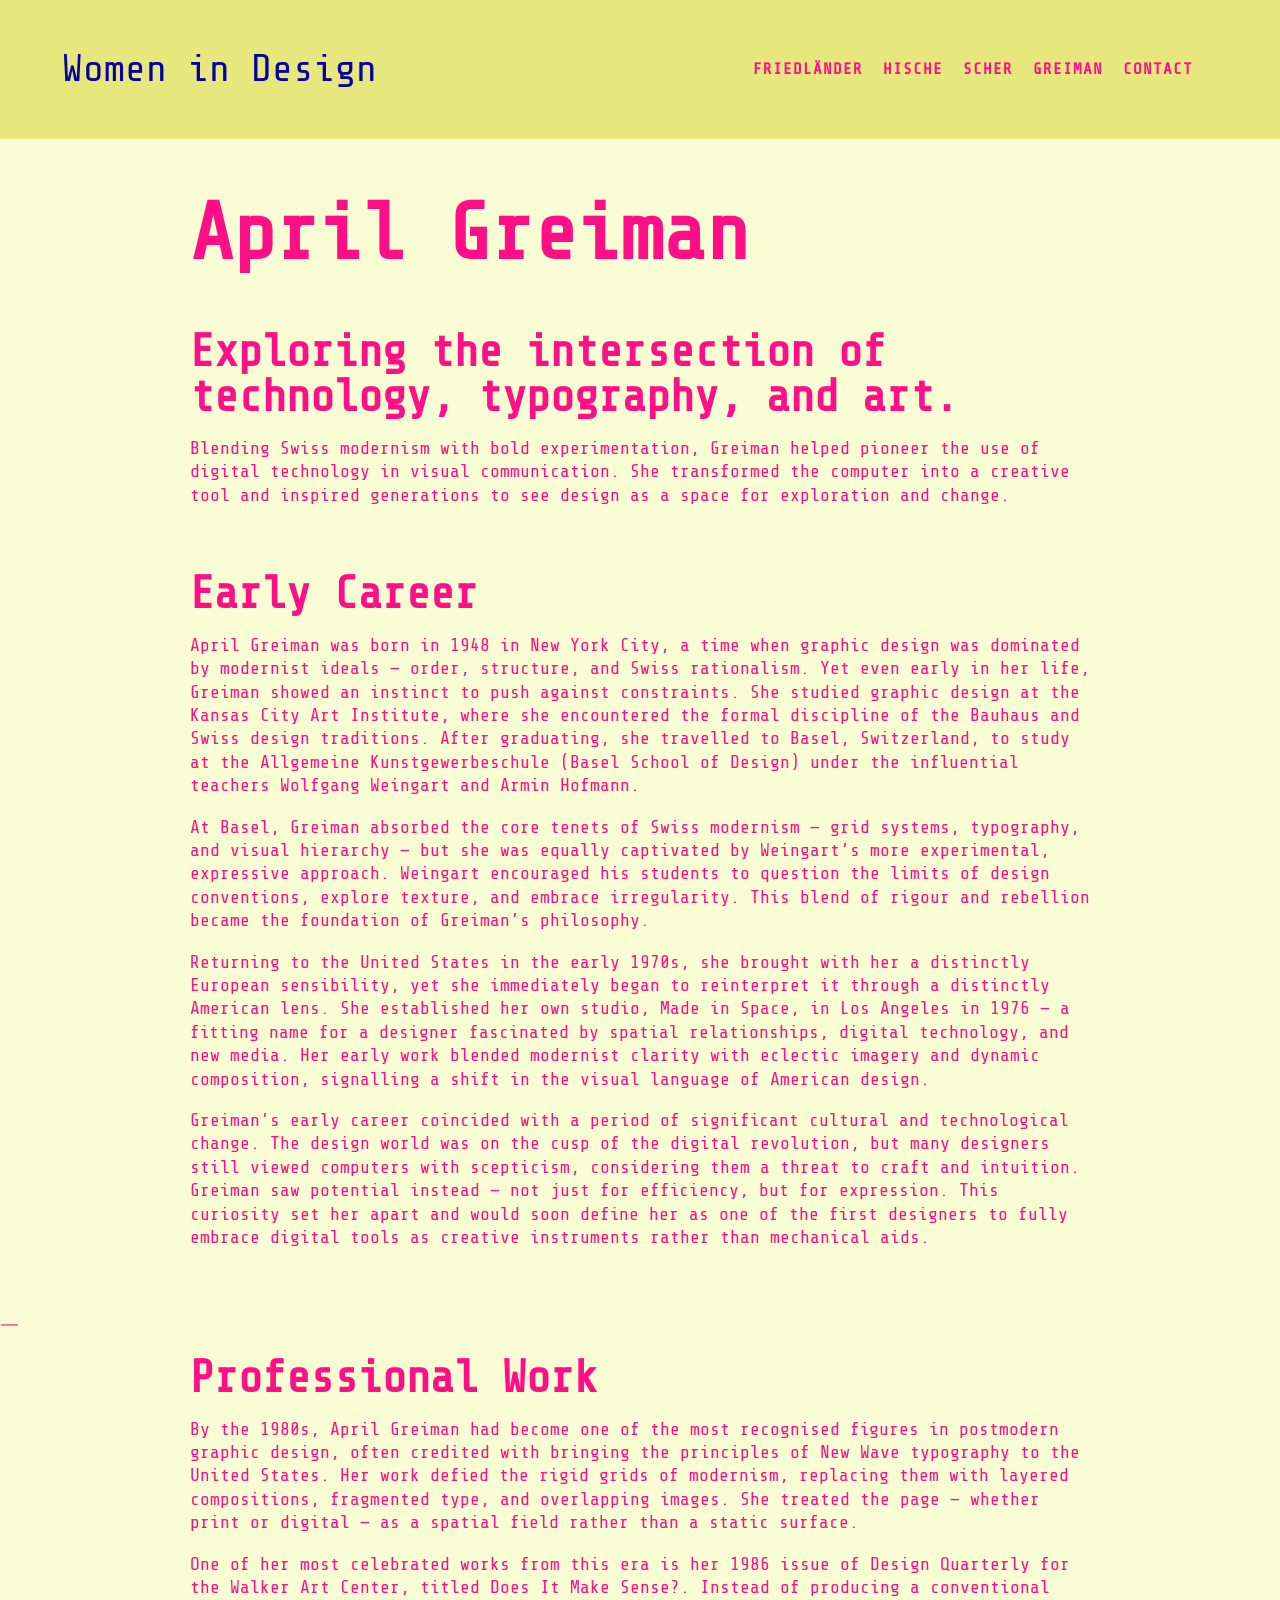
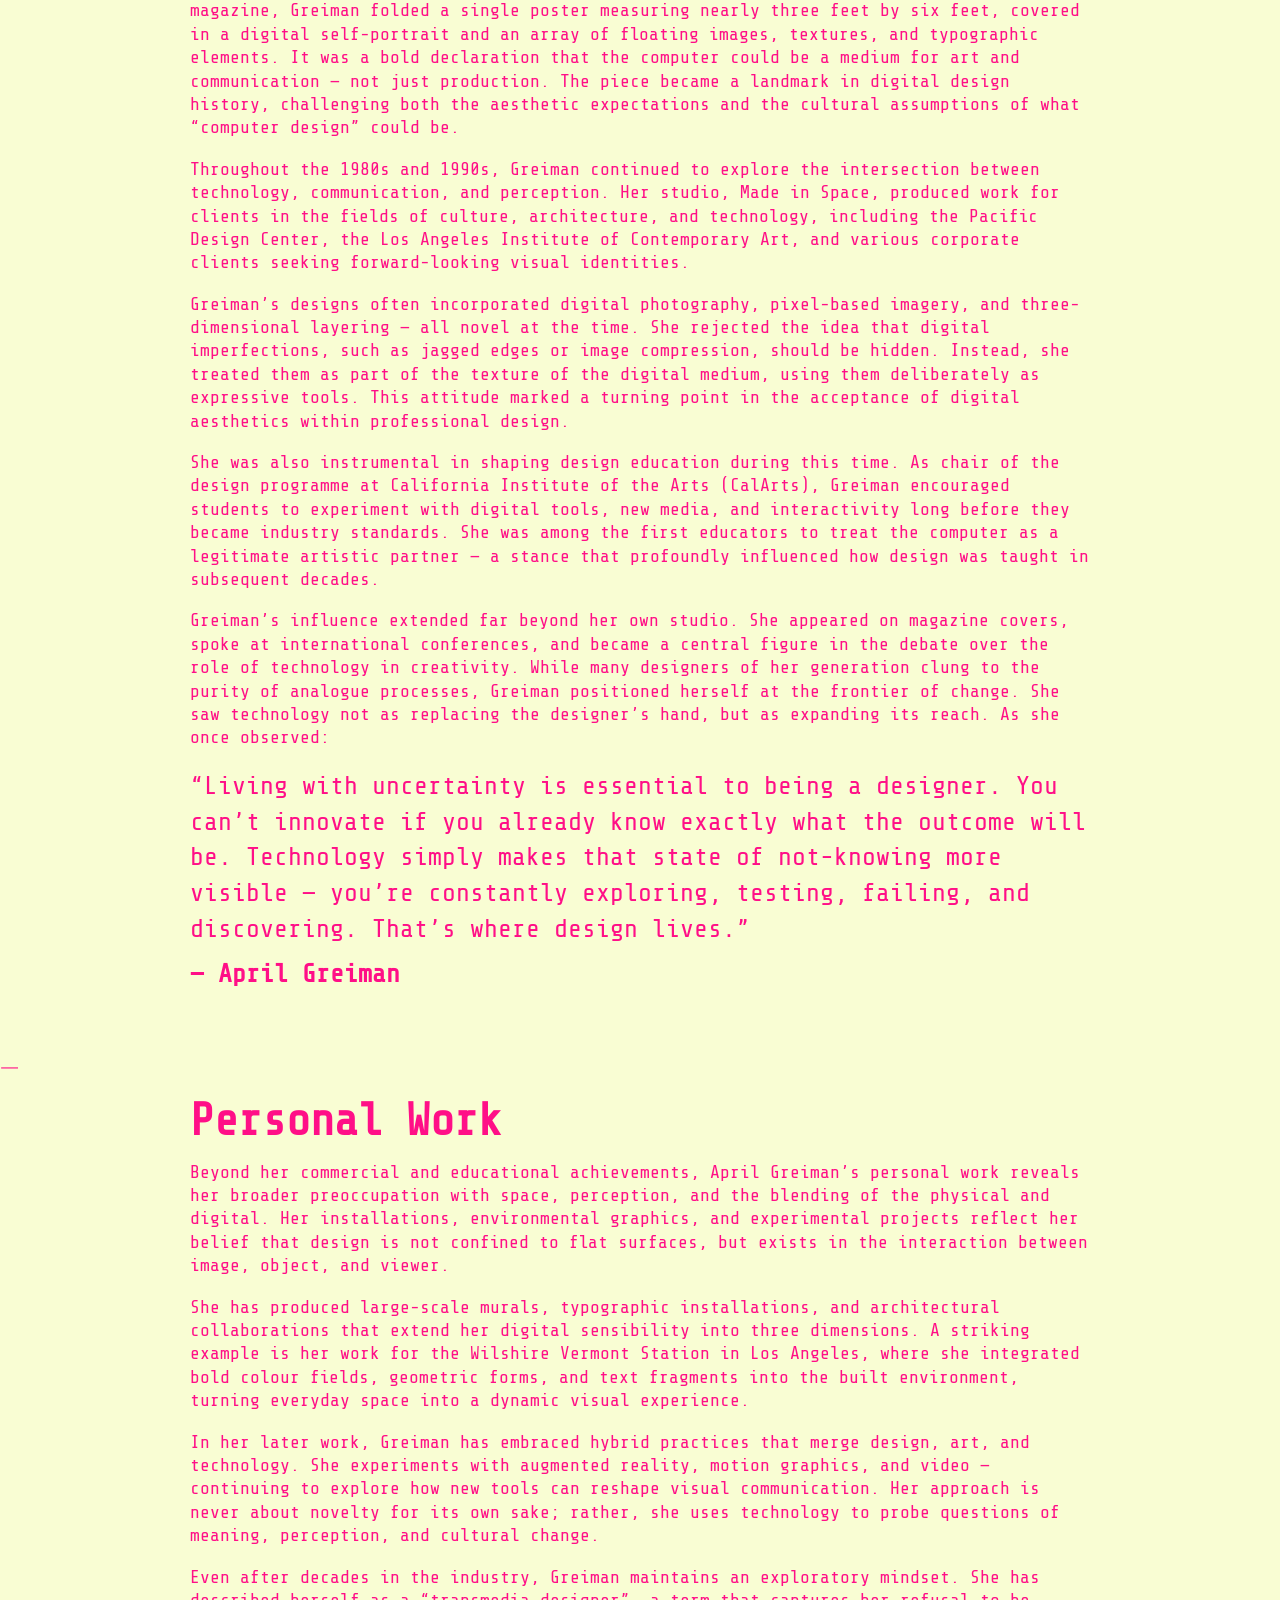
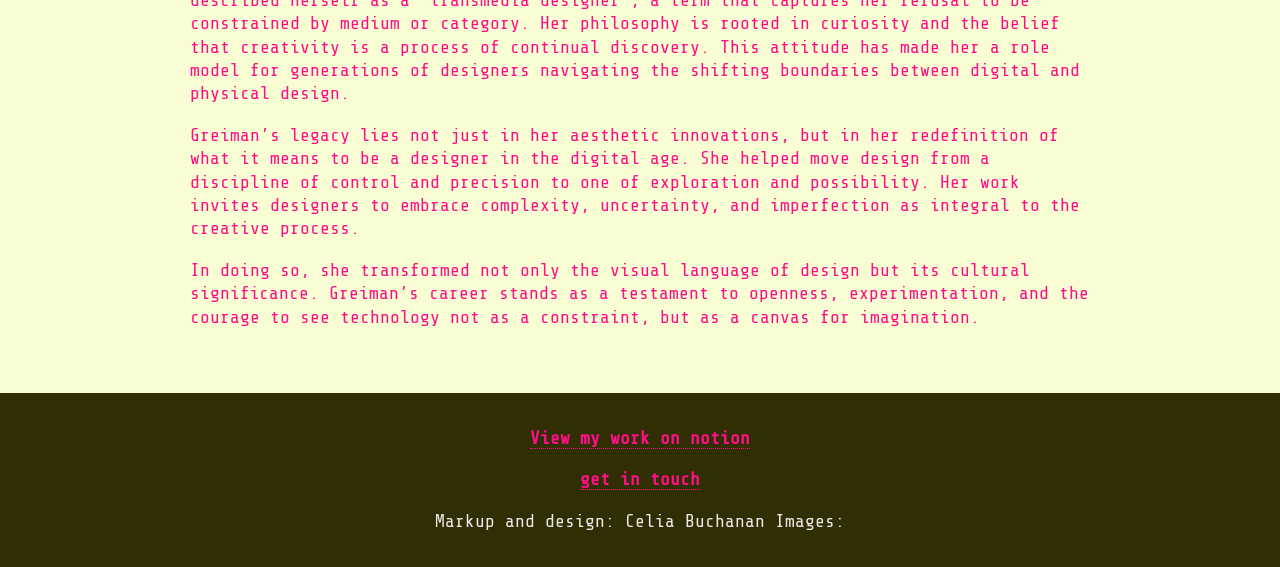
<file: index3.html>
<!DOCTYPE html>
<html lang="en">
    <head>
    <meta charset="UTF-8">
    <title>April Greiman</title>

    <link href="css/reset.css" type="text/css" rel="stylesheet" />
 <link href="css/style.css" type="text/css" rel="stylesheet" />
  <link rel="preconnect" href="https://fonts.googleapis.com">
<link rel="preconnect" href="https://fonts.gstatic.com" crossorigin>
<link href="https://fonts.googleapis.com/css2?family=Share+Tech&family=Share+Tech+Mono&display=swap" rel="stylesheet">

    </head>
    <body>
       

<div class="responsivenav" >
    <div id="logo">
        <!-- Your logo/name goes here -->
        <p>Women in Design</p>
    </div>
    <nav>
        <ul>
          <!--<li class="logo"><a href="index.html">Women in Design</a></li>-->
          <li><a href="#">Friedländer</a></li>
          <li><a href="#">Hische</a></li>
          <li><a href="#">Scher</a></li>
          <li><a href="#">Greiman</a></li>
          <li><a href="#contact"> Contact</a></li>
        </ul>
    </nav>
</div>  
    
<header>
        <h1>April Greiman</h1>

        <h2><strong>Exploring the intersection of technology, typography, and art.</strong></h2>
 <p>Blending Swiss modernism with bold experimentation, Greiman helped pioneer the use of digital technology in visual communication. She transformed the computer into a creative tool and inspired generations to see design as a space for exploration and change.</p>
</header>

 


<section>
<h2 id="career">Early Career</h2>

<p>April Greiman was born in 1948 in New York City, a time when graphic design was dominated by modernist ideals — order, structure, and Swiss rationalism. Yet even early in her life, Greiman showed an instinct to push against constraints. She studied graphic design at the Kansas City Art Institute, where she encountered the formal discipline of the Bauhaus and Swiss design traditions. After graduating, she travelled to Basel, Switzerland, to study at the Allgemeine Kunstgewerbeschule (Basel School of Design) under the influential teachers Wolfgang Weingart and Armin Hofmann.</p>

<p>At Basel, Greiman absorbed the core tenets of Swiss modernism — grid systems, typography, and visual hierarchy — but she was equally captivated by Weingart’s more experimental, expressive approach. Weingart encouraged his students to question the limits of design conventions, explore texture, and embrace irregularity. This blend of rigour and rebellion became the foundation of Greiman’s philosophy.</p>

<p>Returning to the United States in the early 1970s, she brought with her a distinctly European sensibility, yet she immediately began to reinterpret it through a distinctly American lens. She established her own studio, Made in Space, in Los Angeles in 1976 — a fitting name for a designer fascinated by spatial relationships, digital technology, and new media. Her early work blended modernist clarity with eclectic imagery and dynamic composition, signalling a shift in the visual language of American design.</p>

<p>Greiman’s early career coincided with a period of significant cultural and technological change. The design world was on the cusp of the digital revolution, but many designers still viewed computers with scepticism, considering them a threat to craft and intuition. Greiman saw potential instead — not just for efficiency, but for expression. This curiosity set her apart and would soon define her as one of the first designers to fully embrace digital tools as creative instruments rather than mechanical aids.</p></section>

<p>⸻</p>



<section>
<h2 id="work">Professional Work</h2>

<p>By the 1980s, April Greiman had become one of the most recognised figures in postmodern graphic design, often credited with bringing the principles of New Wave typography to the United States. Her work defied the rigid grids of modernism, replacing them with layered compositions, fragmented type, and overlapping images. She treated the page — whether print or digital — as a spatial field rather than a static surface.</p>

<p>One of her most celebrated works from this era is her 1986 issue of Design Quarterly for the Walker Art Center, titled Does It Make Sense?. Instead of producing a conventional magazine, Greiman folded a single poster measuring nearly three feet by six feet, covered in a digital self-portrait and an array of floating images, textures, and typographic elements. It was a bold declaration that the computer could be a medium for art and communication — not just production. The piece became a landmark in digital design history, challenging both the aesthetic expectations and the cultural assumptions of what “computer design” could be.</p>

<p>Throughout the 1980s and 1990s, Greiman continued to explore the intersection between technology, communication, and perception. Her studio, Made in Space, produced work for clients in the fields of culture, architecture, and technology, including the Pacific Design Center, the Los Angeles Institute of Contemporary Art, and various corporate clients seeking forward-looking visual identities.</p>

<p>Greiman’s designs often incorporated digital photography, pixel-based imagery, and three-dimensional layering — all novel at the time. She rejected the idea that digital imperfections, such as jagged edges or image compression, should be hidden. Instead, she treated them as part of the texture of the digital medium, using them deliberately as expressive tools. This attitude marked a turning point in the acceptance of digital aesthetics within professional design.</p>

<p>She was also instrumental in shaping design education during this time. As chair of the design programme at California Institute of the Arts (CalArts), Greiman encouraged students to experiment with digital tools, new media, and interactivity long before they became industry standards. She was among the first educators to treat the computer as a legitimate artistic partner — a stance that profoundly influenced how design was taught in subsequent decades.</p>

<p>Greiman’s influence extended far beyond her own studio. She appeared on magazine covers, spoke at international conferences, and became a central figure in the debate over the role of technology in creativity. While many designers of her generation clung to the purity of analogue processes, Greiman positioned herself at the frontier of change. She saw technology not as replacing the designer’s hand, but as expanding its reach. As she once observed:</p>

<blockquote>
  <p>“Living with uncertainty is essential to being a designer. You can’t innovate if you already know exactly what the outcome will be. Technology simply makes that state of not-knowing more visible — you’re constantly exploring, testing, failing, and discovering. That’s where design lives.”
<strong>— April Greiman</strong></p>
</blockquote></section>

<p>⸻</p>


<section>
<h2 id="pwork">Personal Work</h2>

<p>Beyond her commercial and educational achievements, April Greiman’s personal work reveals her broader preoccupation with space, perception, and the blending of the physical and digital. Her installations, environmental graphics, and experimental projects reflect her belief that design is not confined to flat surfaces, but exists in the interaction between image, object, and viewer.</p>

<p>She has produced large-scale murals, typographic installations, and architectural collaborations that extend her digital sensibility into three dimensions. A striking example is her work for the Wilshire Vermont Station in Los Angeles, where she integrated bold colour fields, geometric forms, and text fragments into the built environment, turning everyday space into a dynamic visual experience.</p>

<p>In her later work, Greiman has embraced hybrid practices that merge design, art, and technology. She experiments with augmented reality, motion graphics, and video — continuing to explore how new tools can reshape visual communication. Her approach is never about novelty for its own sake; rather, she uses technology to probe questions of meaning, perception, and cultural change.</p>

<p>Even after decades in the industry, Greiman maintains an exploratory mindset. She has described herself as a “transmedia designer”, a term that captures her refusal to be constrained by medium or category. Her philosophy is rooted in curiosity and the belief that creativity is a process of continual discovery. This attitude has made her a role model for generations of designers navigating the shifting boundaries between digital and physical design.</p>

<p>Greiman’s legacy lies not just in her aesthetic innovations, but in her redefinition of what it means to be a designer in the digital age. She helped move design from a discipline of control and precision to one of exploration and possibility. Her work invites designers to embrace complexity, uncertainty, and imperfection as integral to the creative process.</p>

<p>In doing so, she transformed not only the visual language of design but its cultural significance. Greiman’s career stands as a testament to openness, experimentation, and the courage to see technology not as a constraint, but as a canvas for imagination.</p>
</section>

<footer id="contact">
    <p><a href="https://boatneck-canary-997.notion.site/IXD-27643bc3259e8040a0bdca2dd308db0e?source=copy_link" target="_blank" title="take a look at my work.">View my work on notion</a></p>
    <p><a href="mailto:buchanan-c15@ulster.ac.uk">get in touch</a></p>
<p>Markup and design: Celia Buchanan
Images:

</p>
</footer>
    </body>
</html>

</body>
</file>
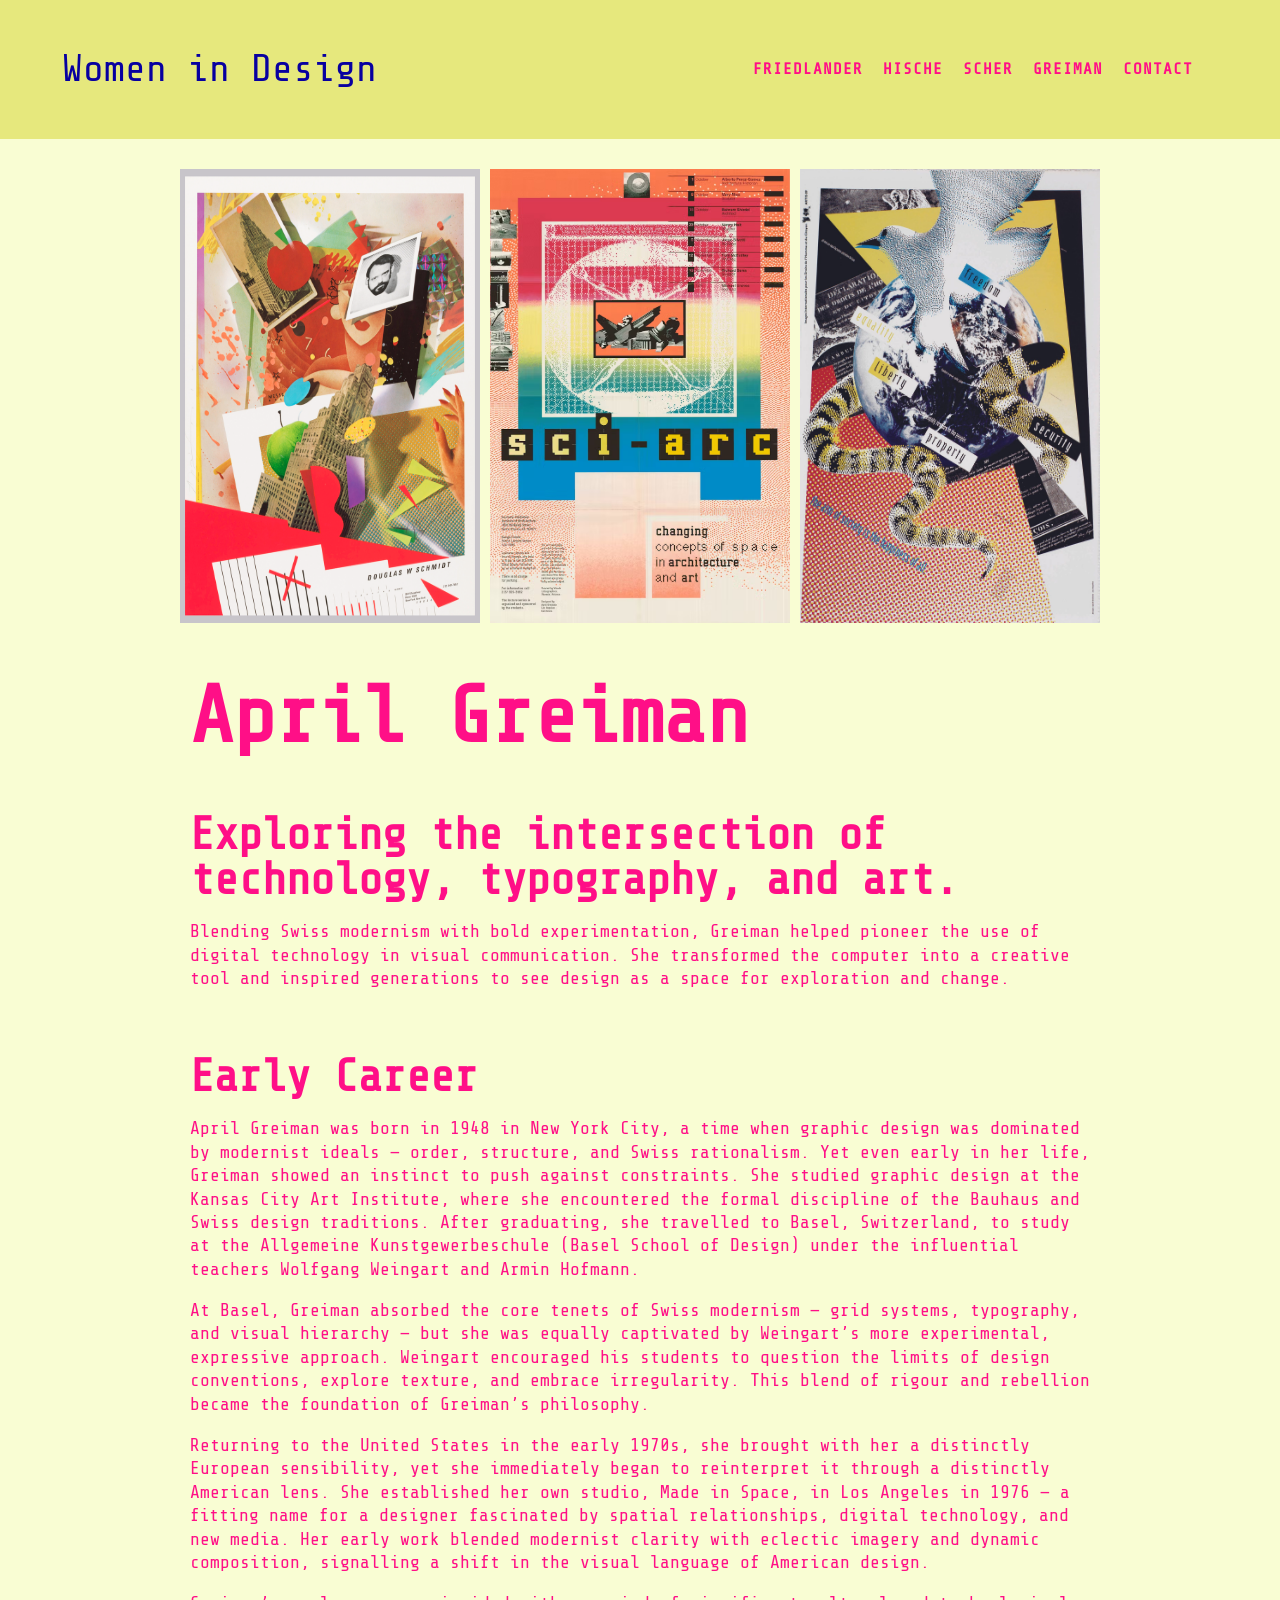
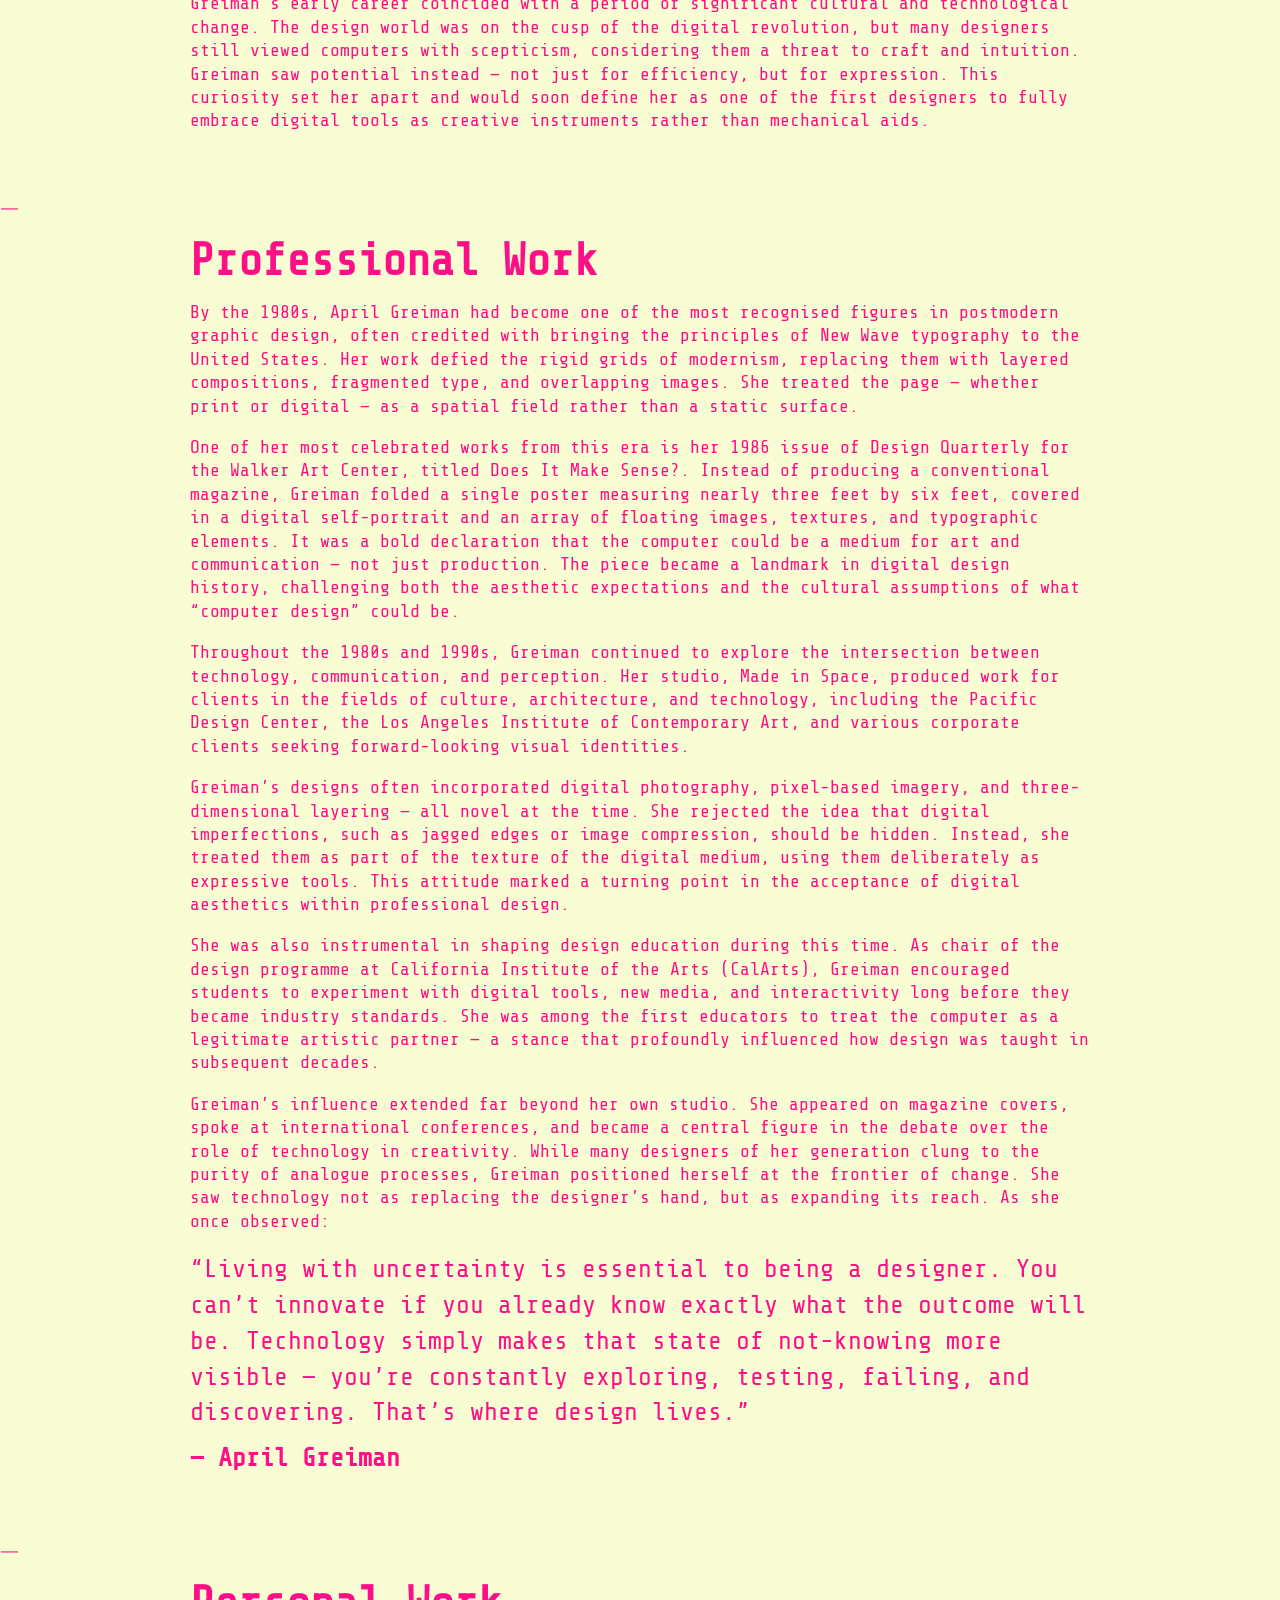
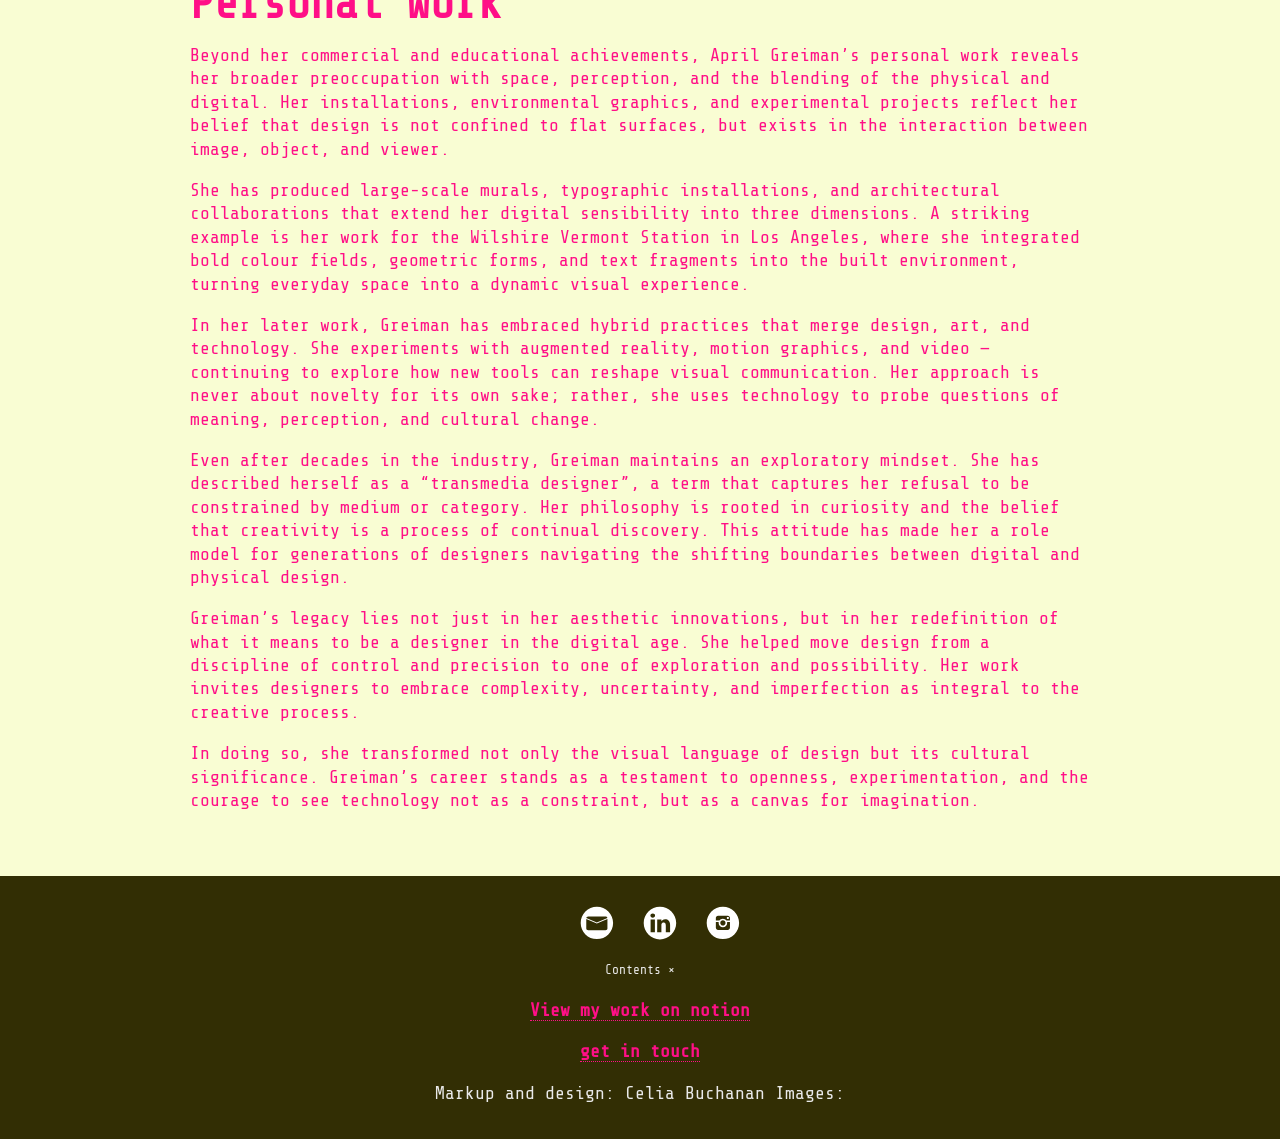
<file: index4.html>
<!DOCTYPE html>
<html lang="en">
    <head>
    <meta charset="UTF-8">
     <meta name="viewport" content="width=device-width, initial-scale=1">
    <title>April Greiman</title>

    <link href="css/reset.css" type="text/css" rel="stylesheet" />
 <link href="css/style.css" type="text/css" rel="stylesheet" />
  <link href="css/connections.css" type="text/css" rel="stylesheet"/>
  <link rel="preconnect" href="https://fonts.googleapis.com">
<link rel="preconnect" href="https://fonts.gstatic.com" crossorigin>
<link href="https://fonts.googleapis.com/css2?family=Share+Tech&family=Share+Tech+Mono&display=swap" rel="stylesheet">

    </head>
    <body>
       

<div class="responsivenav" >
    <div id="logo">
        <!-- Your logo/name goes here -->
        <p>Women in Design</p>
    </div>
    <nav>
        <ul>
          <!--<li class="logo"><a href="index.html">Women in Design</a></li>-->
       
          <li><a href="friedländer.html">Friedlander</a></li>
          <li><a href="Hische.html">Hische</a></li>
          <li><a href="scher.html">Scher</a></li>
          <li><a href="#">Greiman</a></li>
          <li><a href="#contact"> Contact</a></li>
        </ul>
    </nav>
</div>  

<div class="gridimage" style="margin-top: 30px;">
<img src="images/aprilg1.jpeg" alt=""/>
<img src="images/aprilg2.jpeg" alt=""/>
<img src="images/aprilg3.jpeg" alt=""/>

    </div>
<header>
        <h1>April Greiman</h1>

        <h2><strong>Exploring the intersection of technology, typography, and art.</strong></h2>
 <p>Blending Swiss modernism with bold experimentation, Greiman helped pioneer the use of digital technology in visual communication. She transformed the computer into a creative tool and inspired generations to see design as a space for exploration and change.</p>
</header>

 


<section>
<h2 id="career">Early Career</h2>

<p>April Greiman was born in 1948 in New York City, a time when graphic design was dominated by modernist ideals — order, structure, and Swiss rationalism. Yet even early in her life, Greiman showed an instinct to push against constraints. She studied graphic design at the Kansas City Art Institute, where she encountered the formal discipline of the Bauhaus and Swiss design traditions. After graduating, she travelled to Basel, Switzerland, to study at the Allgemeine Kunstgewerbeschule (Basel School of Design) under the influential teachers Wolfgang Weingart and Armin Hofmann.</p>

<p>At Basel, Greiman absorbed the core tenets of Swiss modernism — grid systems, typography, and visual hierarchy — but she was equally captivated by Weingart’s more experimental, expressive approach. Weingart encouraged his students to question the limits of design conventions, explore texture, and embrace irregularity. This blend of rigour and rebellion became the foundation of Greiman’s philosophy.</p>

<p>Returning to the United States in the early 1970s, she brought with her a distinctly European sensibility, yet she immediately began to reinterpret it through a distinctly American lens. She established her own studio, Made in Space, in Los Angeles in 1976 — a fitting name for a designer fascinated by spatial relationships, digital technology, and new media. Her early work blended modernist clarity with eclectic imagery and dynamic composition, signalling a shift in the visual language of American design.</p>

<p>Greiman’s early career coincided with a period of significant cultural and technological change. The design world was on the cusp of the digital revolution, but many designers still viewed computers with scepticism, considering them a threat to craft and intuition. Greiman saw potential instead — not just for efficiency, but for expression. This curiosity set her apart and would soon define her as one of the first designers to fully embrace digital tools as creative instruments rather than mechanical aids.</p></section>

<p>⸻</p>



<section>
<h2 id="work">Professional Work</h2>

<p>By the 1980s, April Greiman had become one of the most recognised figures in postmodern graphic design, often credited with bringing the principles of New Wave typography to the United States. Her work defied the rigid grids of modernism, replacing them with layered compositions, fragmented type, and overlapping images. She treated the page — whether print or digital — as a spatial field rather than a static surface.</p>

<p>One of her most celebrated works from this era is her 1986 issue of Design Quarterly for the Walker Art Center, titled Does It Make Sense?. Instead of producing a conventional magazine, Greiman folded a single poster measuring nearly three feet by six feet, covered in a digital self-portrait and an array of floating images, textures, and typographic elements. It was a bold declaration that the computer could be a medium for art and communication — not just production. The piece became a landmark in digital design history, challenging both the aesthetic expectations and the cultural assumptions of what “computer design” could be.</p>

<p>Throughout the 1980s and 1990s, Greiman continued to explore the intersection between technology, communication, and perception. Her studio, Made in Space, produced work for clients in the fields of culture, architecture, and technology, including the Pacific Design Center, the Los Angeles Institute of Contemporary Art, and various corporate clients seeking forward-looking visual identities.</p>

<p>Greiman’s designs often incorporated digital photography, pixel-based imagery, and three-dimensional layering — all novel at the time. She rejected the idea that digital imperfections, such as jagged edges or image compression, should be hidden. Instead, she treated them as part of the texture of the digital medium, using them deliberately as expressive tools. This attitude marked a turning point in the acceptance of digital aesthetics within professional design.</p>

<p>She was also instrumental in shaping design education during this time. As chair of the design programme at California Institute of the Arts (CalArts), Greiman encouraged students to experiment with digital tools, new media, and interactivity long before they became industry standards. She was among the first educators to treat the computer as a legitimate artistic partner — a stance that profoundly influenced how design was taught in subsequent decades.</p>

<p>Greiman’s influence extended far beyond her own studio. She appeared on magazine covers, spoke at international conferences, and became a central figure in the debate over the role of technology in creativity. While many designers of her generation clung to the purity of analogue processes, Greiman positioned herself at the frontier of change. She saw technology not as replacing the designer’s hand, but as expanding its reach. As she once observed:</p>

<blockquote>
  <p>“Living with uncertainty is essential to being a designer. You can’t innovate if you already know exactly what the outcome will be. Technology simply makes that state of not-knowing more visible — you’re constantly exploring, testing, failing, and discovering. That’s where design lives.”
<strong>— April Greiman</strong></p>
</blockquote></section>

<p>⸻</p>


<section>
<h2 id="pwork">Personal Work</h2>

<p>Beyond her commercial and educational achievements, April Greiman’s personal work reveals her broader preoccupation with space, perception, and the blending of the physical and digital. Her installations, environmental graphics, and experimental projects reflect her belief that design is not confined to flat surfaces, but exists in the interaction between image, object, and viewer.</p>

<p>She has produced large-scale murals, typographic installations, and architectural collaborations that extend her digital sensibility into three dimensions. A striking example is her work for the Wilshire Vermont Station in Los Angeles, where she integrated bold colour fields, geometric forms, and text fragments into the built environment, turning everyday space into a dynamic visual experience.</p>

<p>In her later work, Greiman has embraced hybrid practices that merge design, art, and technology. She experiments with augmented reality, motion graphics, and video — continuing to explore how new tools can reshape visual communication. Her approach is never about novelty for its own sake; rather, she uses technology to probe questions of meaning, perception, and cultural change.</p>

<p>Even after decades in the industry, Greiman maintains an exploratory mindset. She has described herself as a “transmedia designer”, a term that captures her refusal to be constrained by medium or category. Her philosophy is rooted in curiosity and the belief that creativity is a process of continual discovery. This attitude has made her a role model for generations of designers navigating the shifting boundaries between digital and physical design.</p>

<p>Greiman’s legacy lies not just in her aesthetic innovations, but in her redefinition of what it means to be a designer in the digital age. She helped move design from a discipline of control and precision to one of exploration and possibility. Her work invites designers to embrace complexity, uncertainty, and imperfection as integral to the creative process.</p>

<p>In doing so, she transformed not only the visual language of design but its cultural significance. Greiman’s career stands as a testament to openness, experimentation, and the courage to see technology not as a constraint, but as a canvas for imagination.</p>
</section>


<footer id="contact">
    <ul class="connections">

          <!------------- EMAIL ------------------>

          <li><a href="mailto:buchanan-c15@ulster.ac.uk" title="send me an email">

                  <svg width="36" height="36" viewBox="0 0 36 36">

              <g></g>

                    <path  d="M17.902 1.699c-8.949 0-16.203 7.254-16.203 16.203s7.254 16.203 16.203 16.203c8.949 0 16.203-7.254 16.203-16.203 0-8.949-7.254-16.203-16.203-16.203zM9.168 11.487h17.371c0.99 0 1.794 0.699 1.878 1.588l-10.599 4.53-10.532-4.501c0.069-0.903 0.88-1.618 1.881-1.618zM28.434 23.494c0 0.961-0.848 1.739-1.895 1.739h-17.371c-1.047 0-1.895-0.778-1.895-1.739v-9.566l10.558 4.511 0.008-0.013 10.595-4.529v9.597z" fill="#fff"/>

                </svg>

                </a>

                </li>

            <!----------------------------- LINKEDIN ---------------------------->

<li><a href="#" title="Connect with me on Linkedin">

  <svg width="36" height="36" viewBox="0 0 36 36">

  <g></g>

  <path  d="M17.9,1.8c9,0,16.3,7.3,16.3,16.3s-7.3,16.3-16.3,16.3S1.7,27,1.7,18.1S9,1.8,17.9,1.8z M12.9,27.2V14.5H8.6

  v12.7H12.9z M28.1,27.2v-7.3c0-3.9-2.1-5.7-4.9-5.7c-2.2,0-3.2,1.2-3.8,2.1v-1.8h-4.2c0.1,1.2,0,12.7,0,12.7h4.2v-7.1

  c0-0.4,0-0.8,0.1-1c0.3-0.8,1-1.5,2.2-1.5c1.5,0,2.1,1.2,2.1,2.9v6.8L28.1,27.2L28.1,27.2z M10.8,8.4c-1.4,0-2.4,0.9-2.4,2.2

  c0,1.2,0.9,2.2,2.3,2.2h0c1.5,0,2.4-1,2.4-2.2C13.1,9.3,12.2,8.4,10.8,8.4L10.8,8.4z" fill="#fff"/>

</svg>

</a>

</li>

<!----------------------------- INSTAGRAM ---------------------------->

                   <li><a href="#" title="Visit my Instagram account" target="_blank" >

                    <svg width="36" height="36" viewBox="0 0 36 36">

                    <g></g>

                       <path d="M17.903 1.699c-8.949 0-16.204 7.254-16.204 16.203s7.254 16.203 16.204 16.203c8.948 0 16.203-7.254 16.203-16.203 0-8.949-7.254-16.203-16.203-16.203zM24.957 22.747c0 1.218-0.992 2.206-2.207 2.206h-9.694c-1.221 0-2.207-0.989-2.207-2.206v-5.667h2.87c-0.059 0.267-0.081 0.535-0.081 0.819 0 2.357 1.901 4.26 4.264 4.26 2.352 0 4.263-1.903 4.263-4.26 0-0.284-0.027-0.553-0.080-0.819h2.872v5.667zM15.277 17.899c0-1.451 1.177-2.629 2.624-2.629 1.451 0 2.621 1.177 2.621 2.629 0 1.458-1.17 2.625-2.621 2.625-1.446 0-2.624-1.168-2.624-2.625zM24.957 15.437h-3.572c-0.769-1.089-2.049-1.803-3.484-1.803-1.438 0-2.707 0.713-3.487 1.803h-3.566v-2.385c0-1.22 0.986-2.2 2.207-2.2h9.693c1.216 0 2.207 0.981 2.207 2.2v2.385z" fill="#fff" />

                       <path d="M23.438 11.995h-1.185c-0.215 0-0.399 0.174-0.399 0.39v1.182c0 0.224 0.183 0.399 0.399 0.399h1.185c0.21 0 0.393-0.176 0.393-0.399v-1.182c0-0.216-0.181-0.39-0.393-0.39z" fill="#fff" />

                     </svg>

                     </a>

                       </li>

            </ul>

Contents


×
    <p><a href="https://boatneck-canary-997.notion.site/IXD-27643bc3259e8040a0bdca2dd308db0e?source=copy_link" target="_blank" title="take a look at my work.">View my work on notion</a></p>
    <p><a href="mailto:buchanan-c15@ulster.ac.uk">get in touch</a></p>
<p>Markup and design: Celia Buchanan
Images:

</p>
</footer>
    </body>
</html>
</file>
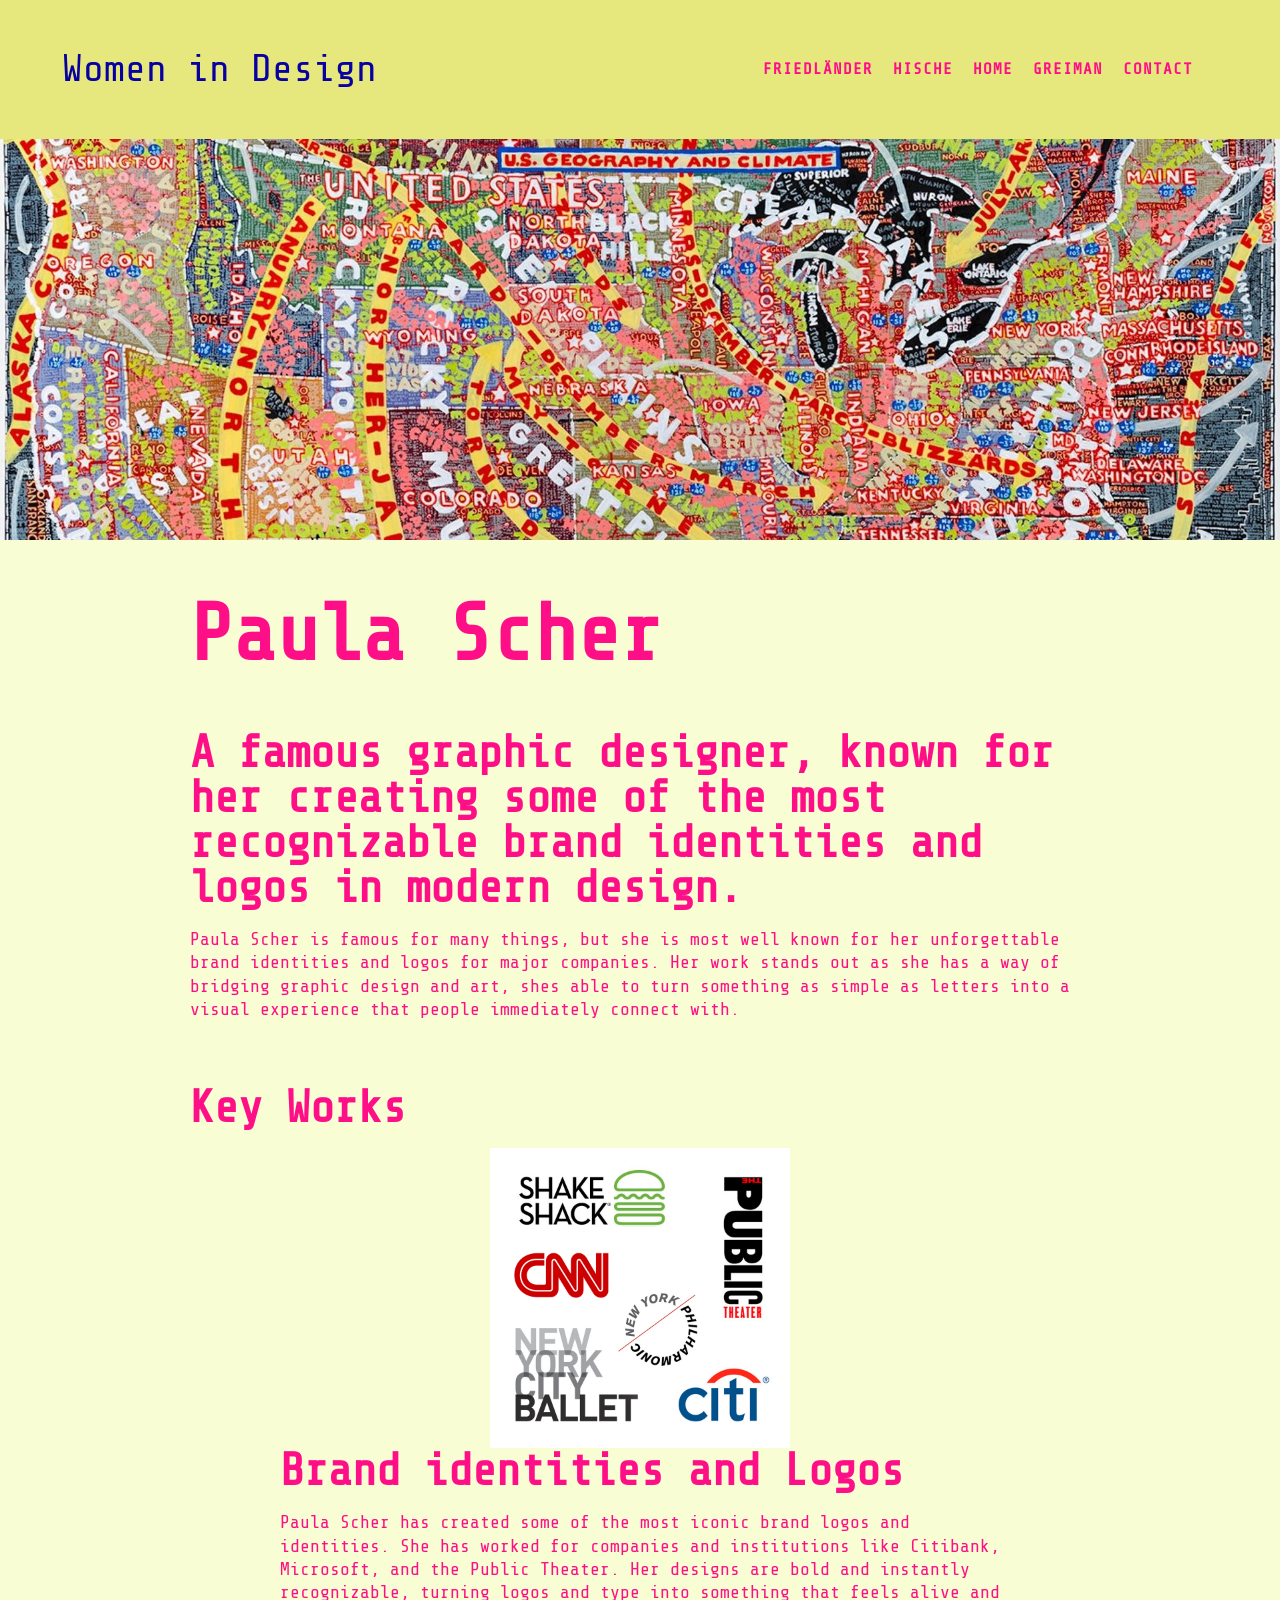
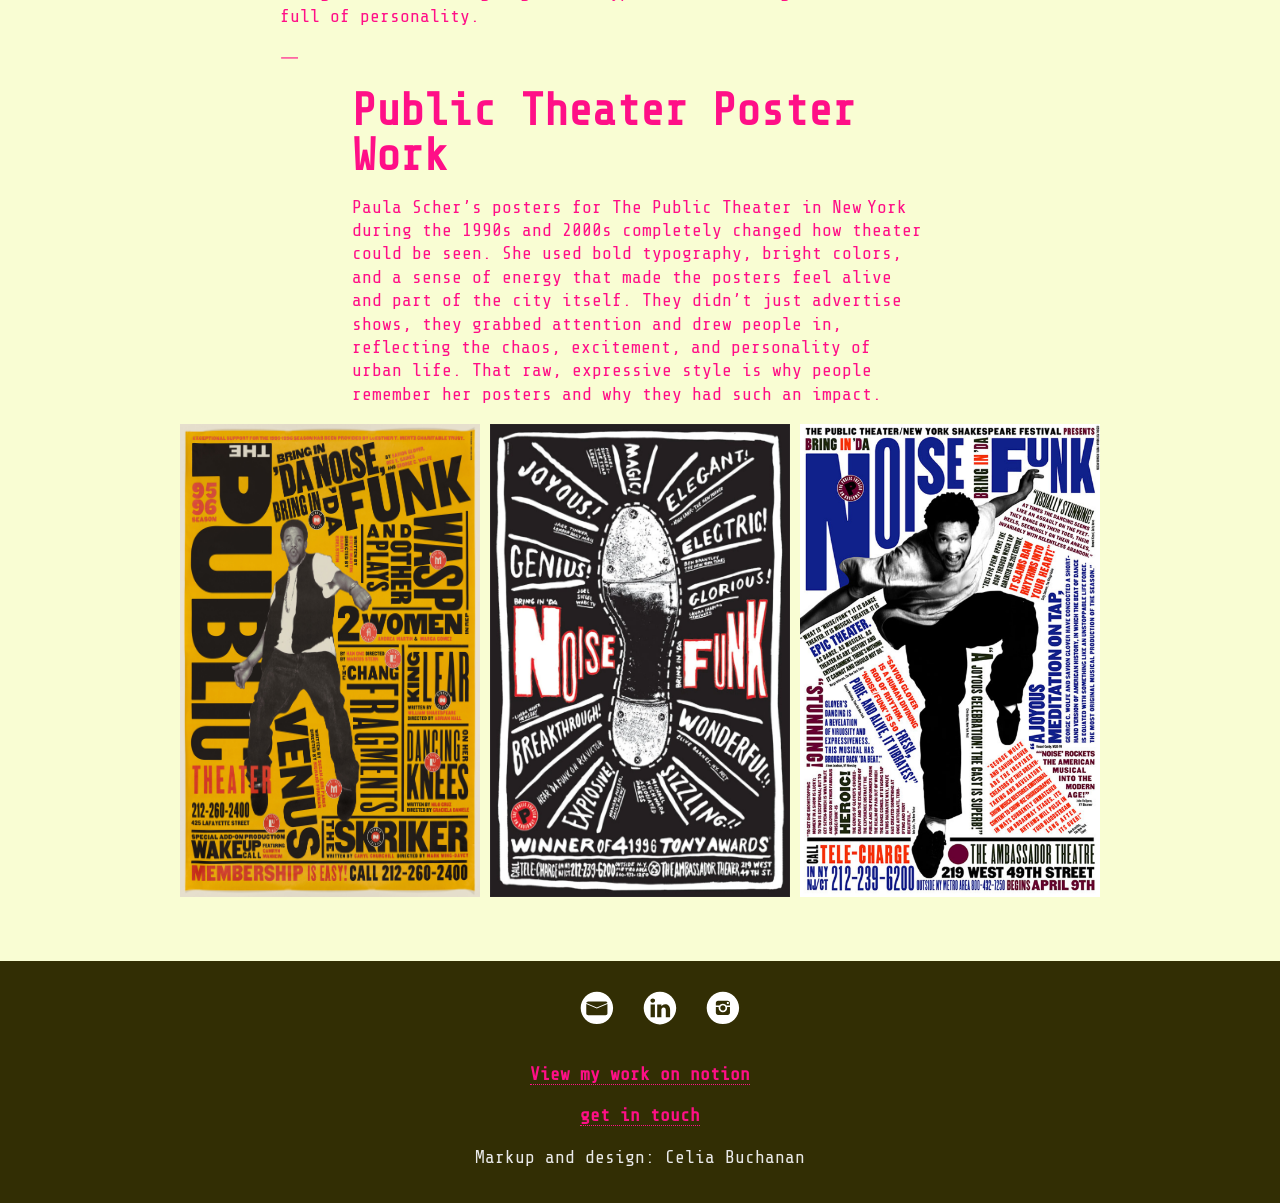
<file: scher.html>
<!DOCTYPE html>
<html lang="en">
    <head>
    <meta charset="UTF-8">
      <meta name="viewport" content="width=device-width, initial-scale=1">
    <title>Scher</title>

    <link href="css/reset.css" type="text/css" rel="stylesheet" />
 <link href="css/style.css" type="text/css" rel="stylesheet" />
 <link href="css/connections.css" type="text/css" rel="stylesheet"/>
  <link rel="preconnect" href="https://fonts.googleapis.com">
<link rel="preconnect" href="https://fonts.gstatic.com" crossorigin>
<link href="https://fonts.googleapis.com/css2?family=Share+Tech&family=Share+Tech+Mono&display=swap" rel="stylesheet">

    </head>
    <body>
       <div class="responsivenav" >
    <div id="logo">
        <!-- Your logo/name goes here -->
        <p>Women in Design</p>
    </div>
    <nav>
        <ul>
          <!--<li class="logo"><a href="index.html">Women in Design</a></li>-->
          <li><a href="Friedländer.html">Friedländer</a></li>
          <li><a href="Hische.html">Hische</a></li>
          <li><a href="index.html">Home</a></li>
          <li><a href="aprilgreiman.html">Greiman</a></li>
          <li><a href="#contact"> Contact</a></li>
        </ul>
    </nav>
</div>  
    
<div class="wideimage">
<img src="images/scher1.jpeg" alt=""/>

    </div>
<header>
        <h1>Paula Scher</h1>

    <h2>A famous graphic designer, known for her creating some of the most recognizable brand identities and logos in modern design.</h2>
    
 <p>
Paula Scher is famous for many things, but she is most well known for her unforgettable brand identities and logos for major companies. Her work stands out as she has a way of bridging graphic design and art, shes able to turn something as simple as letters into a visual experience that people immediately connect with. 
 </p>
</header>
 


<section>
<h2 id="career">Key Works</h2>

<div class="gridimage">
    <img src="images/scher2.jpeg" alt=""/>
   
   
</div>

<section>
<h2 id="work">Brand identities and Logos</h2>

<p>
    Paula Scher has created some of the most iconic brand logos and identities. She has worked for companies and institutions like Citibank, Microsoft, and the Public Theater. Her designs are bold and instantly recognizable, turning logos and type into something that feels alive and full of personality.
</p>

<p>⸻</p>


<section>
<h2 id="pwork">Public Theater Poster Work</h2>
<p>
Paula Scher’s posters for The Public Theater in New York during the 1990s and 2000s completely changed how theater could be seen. She used bold typography, bright colors, and a sense of energy that made the posters feel alive and part of the city itself. They didn’t just advertise shows, they grabbed attention and drew people in, reflecting the chaos, excitement, and personality of urban life. That raw, expressive style is why people remember her posters and why they had such an impact.
</p>
<div class="gridimage">
    <img src="images/scher3.jpeg" alt=""/>
    <img src="images/scher4.jpeg" alt=""/>
    <img src="images/scher5.jpeg" alt=""/>
</div>
</section>
</section>
</section>



<footer id="contact">
    <ul class="connections">

          <!------------- EMAIL ------------------>

          <li><a href="mailto:buchanan-c15@ulster.ac.uk" title="send me an email">

                  <svg width="36" height="36" viewBox="0 0 36 36">

              <g></g>

                    <path  d="M17.902 1.699c-8.949 0-16.203 7.254-16.203 16.203s7.254 16.203 16.203 16.203c8.949 0 16.203-7.254 16.203-16.203 0-8.949-7.254-16.203-16.203-16.203zM9.168 11.487h17.371c0.99 0 1.794 0.699 1.878 1.588l-10.599 4.53-10.532-4.501c0.069-0.903 0.88-1.618 1.881-1.618zM28.434 23.494c0 0.961-0.848 1.739-1.895 1.739h-17.371c-1.047 0-1.895-0.778-1.895-1.739v-9.566l10.558 4.511 0.008-0.013 10.595-4.529v9.597z" fill="#fff"/>

                </svg>

                </a>

                </li>

            <!----------------------------- LINKEDIN ---------------------------->

<li><a href="https://www.linkedin.com/in/celia-buchanan-0b344717a" title="Connect with me on Linkedin">

  <svg width="36" height="36" viewBox="0 0 36 36">

  <g></g>

  <path  d="M17.9,1.8c9,0,16.3,7.3,16.3,16.3s-7.3,16.3-16.3,16.3S1.7,27,1.7,18.1S9,1.8,17.9,1.8z M12.9,27.2V14.5H8.6

  v12.7H12.9z M28.1,27.2v-7.3c0-3.9-2.1-5.7-4.9-5.7c-2.2,0-3.2,1.2-3.8,2.1v-1.8h-4.2c0.1,1.2,0,12.7,0,12.7h4.2v-7.1

  c0-0.4,0-0.8,0.1-1c0.3-0.8,1-1.5,2.2-1.5c1.5,0,2.1,1.2,2.1,2.9v6.8L28.1,27.2L28.1,27.2z M10.8,8.4c-1.4,0-2.4,0.9-2.4,2.2

  c0,1.2,0.9,2.2,2.3,2.2h0c1.5,0,2.4-1,2.4-2.2C13.1,9.3,12.2,8.4,10.8,8.4L10.8,8.4z" fill="#fff"/>

</svg>

</a>

</li>

<!----------------------------- INSTAGRAM ---------------------------->

                   <li><a href="https://www.instagram.com/c56ce/" title="Visit the IxD Belfast Instagram account" >
              <svg width="36" height="36" viewBox="0 0 36 36">
              <g></g>
                 <path d="M17.903 1.699c-8.949 0-16.204 7.254-16.204 16.203s7.254 16.203 16.204 16.203c8.948 0 16.203-7.254 16.203-16.203 0-8.949-7.254-16.203-16.203-16.203zM24.957 22.747c0 1.218-0.992 2.206-2.207 2.206h-9.694c-1.221 0-2.207-0.989-2.207-2.206v-5.667h2.87c-0.059 0.267-0.081 0.535-0.081 0.819 0 2.357 1.901 4.26 4.264 4.26 2.352 0 4.263-1.903 4.263-4.26 0-0.284-0.027-0.553-0.080-0.819h2.872v5.667zM15.277 17.899c0-1.451 1.177-2.629 2.624-2.629 1.451 0 2.621 1.177 2.621 2.629 0 1.458-1.17 2.625-2.621 2.625-1.446 0-2.624-1.168-2.624-2.625zM24.957 15.437h-3.572c-0.769-1.089-2.049-1.803-3.484-1.803-1.438 0-2.707 0.713-3.487 1.803h-3.566v-2.385c0-1.22 0.986-2.2 2.207-2.2h9.693c1.216 0 2.207 0.981 2.207 2.2v2.385z" fill="#fff" />
                 <path d="M23.438 11.995h-1.185c-0.215 0-0.399 0.174-0.399 0.39v1.182c0 0.224 0.183 0.399 0.399 0.399h1.185c0.21 0 0.393-0.176 0.393-0.399v-1.182c0-0.216-0.181-0.39-0.393-0.39z" fill="#fff" />
               </svg>
               </a>
                 </li>
    </ul>




    <p><a href="https://boatneck-canary-997.notion.site/IXD-27643bc3259e8040a0bdca2dd308db0e?source=copy_link" target="_blank" title="take a look at my work.">View my work on notion</a></p>
    <p><a href="mailto:buchanan-c15@ulster.ac.uk">get in touch</a></p>
<p>Markup and design: Celia Buchanan


</p>
</footer>
    </body>
</html>
</file>
<file: css/style.css>
body {
  background: #f9fdd3;
  font-family: "Share Tech Mono", monospace;
  font-weight: 400;
  font-style: normal;
  font-size: 16px;
  line-height: 1.6;
  color: #ff0f87;
}

body { margin: 0; }
.topimg { display: block; width: 100%; height: auto; }
.responsivenav { width: 100%; }

body.blue {
  color: #0800a0;
}

body.blue a {
  color: #0800a0;
}

body.blue a:hover {
  color: #fa7ebc;
}



/* =========================
   Layout containers
   ========================= */

section,
header {
  width: 80%;
  max-width: 900px; 
  margin: auto;
  margin-bottom: 4rem; 
}
section + section {
  margin-top: 6rem;
}

/* =========================
   Typography
   ========================= */

/* 

   p: 1.125rem
   h3: 1.406rem
   h2: 2.812rem
   h1: 5rem
*/






header,
h1,
h2,
blockquote {
  font-family: "Share Tech Mono", monospace;
  
}

h1 {
  font-size: 5rem;
  line-height: 1;
  margin-bottom: 0.7em;
  color: #ff0f87;
}

body.blue h1 {
  color: #0800a0;
}

h2 {
  font-size: 2.812rem;
  line-height: 1;
  margin-top: 0;
  margin-bottom: 0.4em;
}

h3 {
  font-size: 1.406rem;
  line-height:1.3 ;
}

p {
  font-family: "Share Tech Mono", monospace;
  font-weight: 400;
  font-style: normal;
  line-height: 1.3;
  font-size: 1.125rem;
}


#logo p {
  font-size: 2.4rem; 
  line-height: 1;
}

blockquote {
  margin: 0;              /* stops default browser margins */
  padding: 0;             /* remove extra width-feel padding */
}

blockquote p {
  font-size: 1.6rem;
  line-height: 1.4;
  margin: 0;              /* stops the quote pushing wider */
  max-width: 65ch;  
   margin-left: auto;
  margin-right: auto;
}

blockquote strong {
  display: block;
  margin-top: 0.6rem;
  font-style: normal;
  margin-bottom: 3rem;
}      /* THIS is what constrains it */




/* =========================
   Navigation
   ========================= */

.responsivenav {
  background: #e6e87d;
  padding: 10px;
  display: flex;
  justify-content: space-between;
  align-items: center;
}

#logo {
  font-size: 2rem;
  color: rgb(56, 42, 0);
  padding-left: 50px;
}

#logo p {
  font-family: "Share Tech Mono", monospace;
  color: #0800a0;
}

nav {
  display: flex;
  padding: 1.5rem 0;
}

nav ul {
  text-align: right;
  text-transform: uppercase;
  letter-spacing: 1px;
  list-style-type: none;
  padding-right: 70px;
  color: rgb(0, 0, 0);
}

nav ul li {
  display: inline;
  margin: 5px;
}

nav a {
  border-bottom: none;
}

nav a:hover {
  color: #ff0f87;
  transition: all 0.03s ease-in-out;
}

/* =========================
   Images / media
   ========================= */

.gridimage {
  display: flex;
  gap: 10px;
  justify-content: center;
}

.gridimage img {
  width: 300px;
  height: auto;
}

.wideimage img {
  width: 100%;
  height: auto;
  display: block;
}

.abcyo {
  display: flex;
  justify-content: center;
  align-items: center;
  height: 300px;
}

.abcyo img {
  width: 50%;
  height: auto;
}

.topimg {
  width: 100%;
  height: 400px;
  object-fit: cover;
  display: block;
}

/* =========================
   Links
   ========================= */

a {
  color: #ff0f87;
  text-decoration: none;
  border-bottom: 1px dotted;
  font-weight: 600;
}

a:hover {
  color: #fa7ebc;
}

/* =========================
   Footer
   ========================= */

footer {
  background: #322e04;
  color: rgb(233, 233, 233);
  text-align: center;
  font-size: 0.8rem;
  padding: 1rem 0;
}

footer a {
  color: #ff0f87; 
  padding: 0;
}
body.blue footer a {
  color: #ff0f87;
}

/* =========================
   Responsive
   ========================= */

  
  .responsivenav {
    padding: 12px 12px;
  }

 /* ===MOBILE FIXES ====== */ 

@media (max-width: 600px) {

  
  header,
  section {
    width: 92%;
    max-width: none;
    margin-bottom: 2.5rem;
  }

 
  .responsivenav {
    flex-direction: column;
    align-items: flex-start;
    gap: 0.5rem;
  }

  #logo {
    padding-left: 0;
  }

  #logo p {
    font-size: 1.6rem;
    line-height: 1;
    margin: 0;
  }

  nav {
    width: 100%;
    padding: 0;
  }

  nav ul {
    padding-right: 0;
    margin: 0;
    text-align: left;
    letter-spacing: 0.5px;
  }

  nav ul li {
    display: block;
    margin: 0.35rem 0;
  }

  h1 {
    font-size: 3rem;
    line-height: 1.05;
    margin-bottom: 0.5em;
  }

  h2 {
    font-size: 1.8rem;
    line-height: 1.15;
    margin-bottom: 0.6em;
  }

  h3 {
    font-size: 1.25rem;
    line-height: 1.25;
  }

  p {
    font-size: 1rem;
    line-height: 1.6;
    margin-bottom: 1em;
  }

  blockquote {
    font-size: 1.15rem;
    line-height: 1.5;
    padding: 0.75rem 0;
  }

  blockquote p {
    font-size: inherit;
    line-height: inherit;
    margin: 0;
  }

  .topimg {
    height: 220px;
  }

  .wideimage img {
    width: 100%;
    height: 220px;
    object-fit: cover;
  }

  .gridimage {
    flex-direction: column;
    gap: 12px;
  }

  .gridimage img {
    width: 100%;
    max-width: 360px;
    height: auto;
  }

  .abcyo {
    height: auto;
    padding: 1rem 0;
  }

  .abcyo img {
    width: 85%;
    max-width: 360px;
  }
}
</file>
<file: css/connections.css>
.connections{
    position: relative;
    margin: 0 auto;
  }
  .connections ul{
    margin: 0;
    padding: 0;
  }
  .connections li{
    margin: 0 10px;
    padding: 0;
    list-style: none;
    display: inline-block;  
  }
  .connections a:link{
    border-bottom: none;
  }
  .connections img,
  .connections svg{
    border: none;
  }
  .connections a:hover img,
  .connections a:hover svg{
    border-bottom: none;}
  
  .connections svg {
        margin: 1em auto;}
  
  .connections a:hover svg path {
        fill: #D8C385;
        transition: all 0.3s ease-in-out;}
  
  footer .connections a:hover svg path {
          fill:  #D8C385;
          transition: all 0.3s ease-in-out;}
</file>
